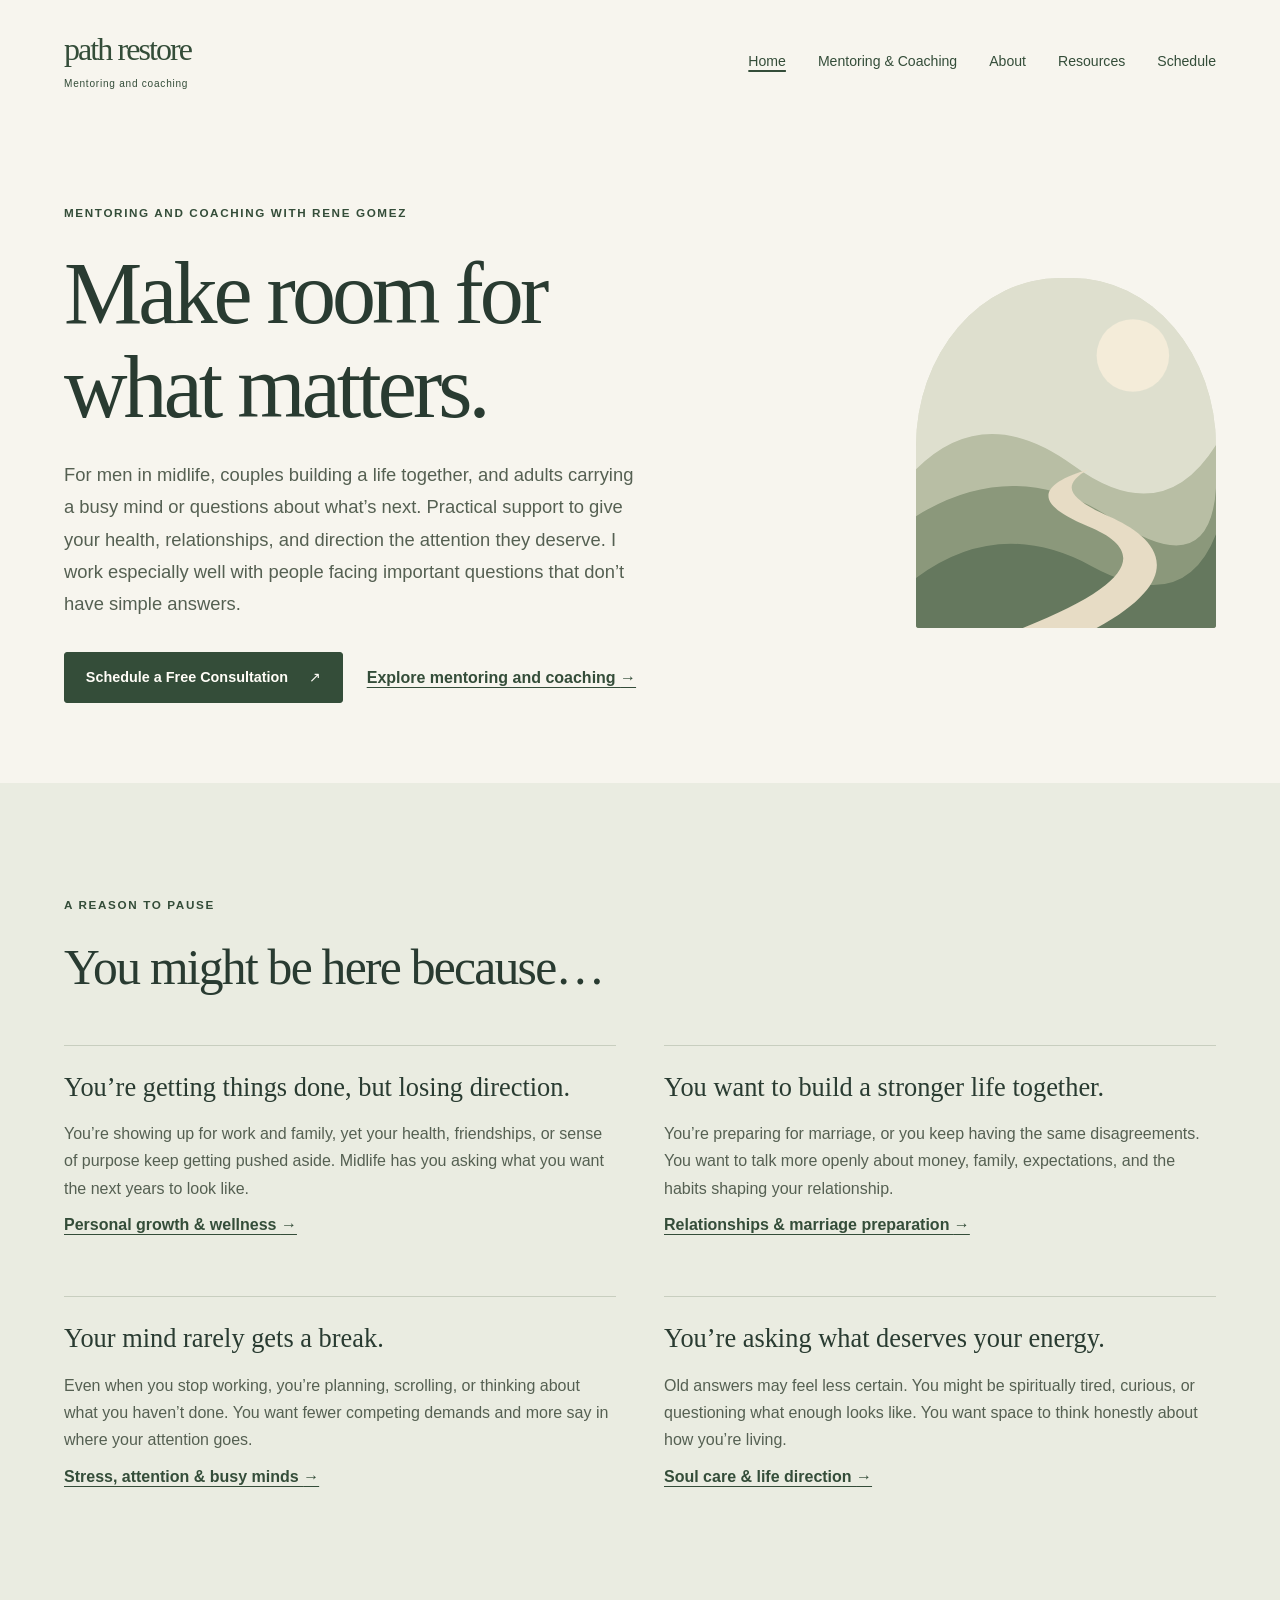
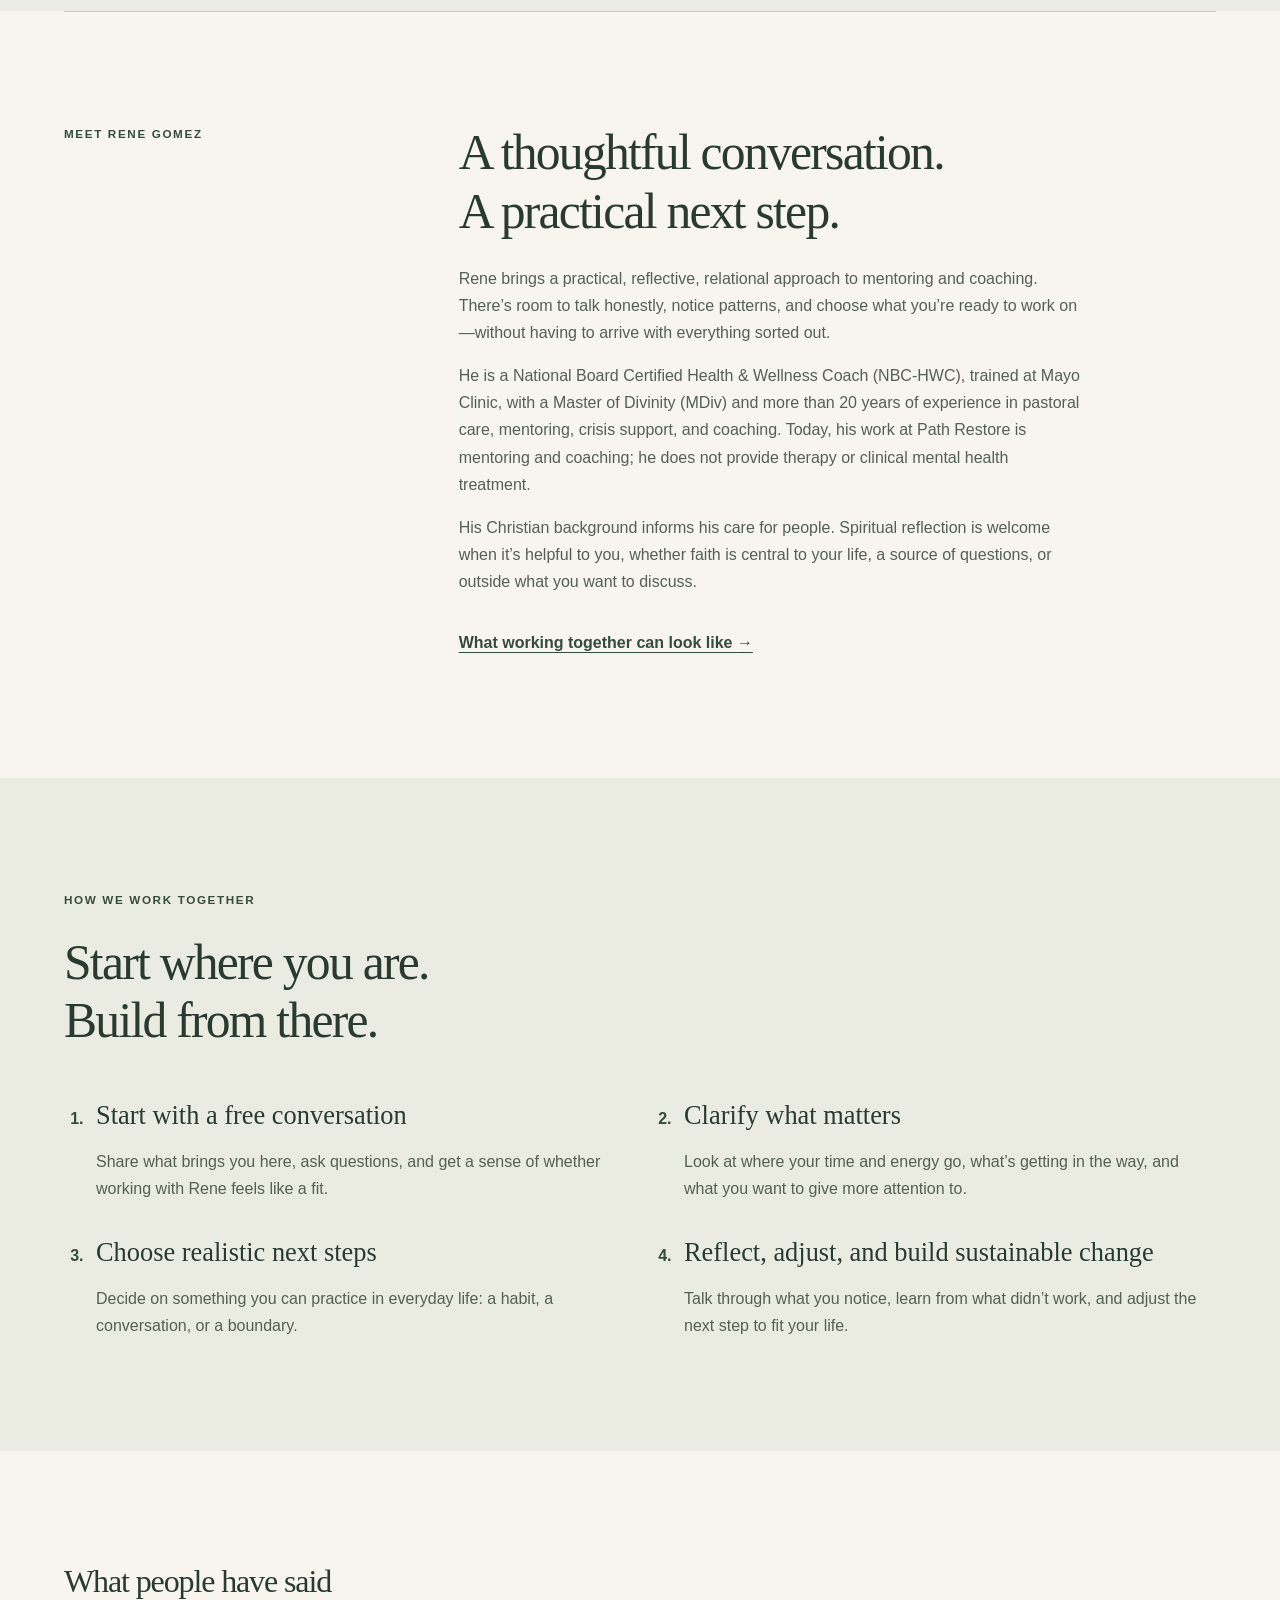
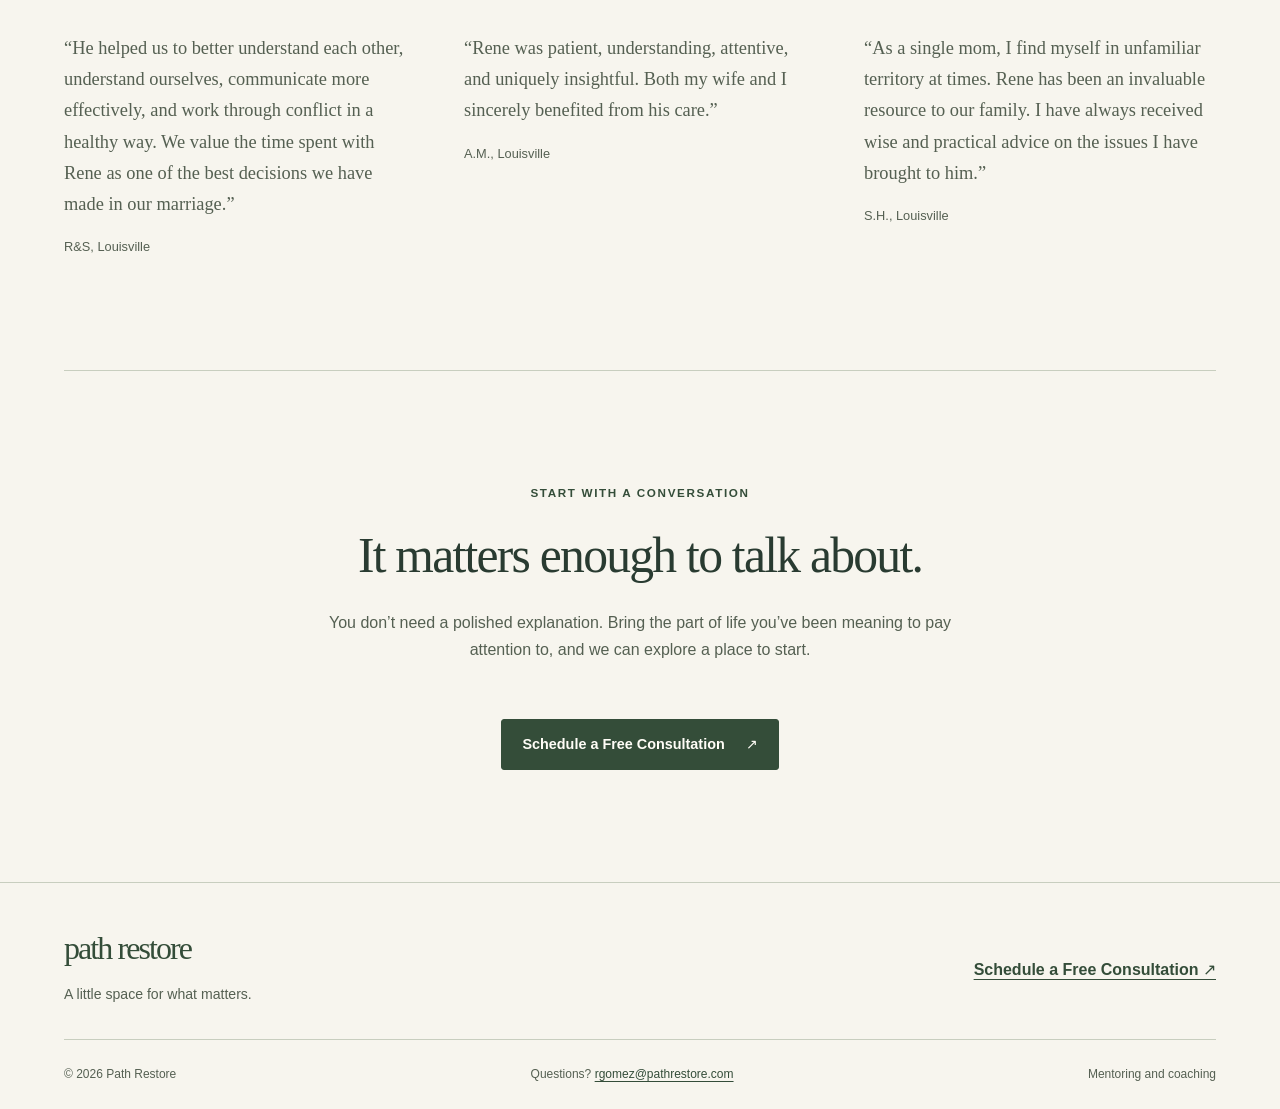
<file: index.html>
<!doctype html>
<html lang="en">
<head>
  <meta charset="utf-8">
  <meta name="viewport" content="width=device-width, initial-scale=1">
  <title>Path Restore | Mentoring and Coaching</title>
  <meta name="description" content="Practical mentoring and coaching with Rene Gomez for men in midlife, couples, and adults seeking space, healthier habits, and direction.">
  <!-- SEO PLACEHOLDER: confirm the preferred domain and final public page URLs before launch. -->
  <link rel="canonical" href="https://pathrestore.com/">
  <meta property="og:type" content="website">
  <meta property="og:site_name" content="Path Restore">
  <meta property="og:title" content="Path Restore | Mentoring and Coaching">
  <meta property="og:description" content="Practical mentoring and coaching with Rene Gomez for men in midlife, couples, and adults seeking space, healthier habits, and direction.">
  <meta property="og:url" content="https://pathrestore.com/">
  <!-- OG IMAGE PLACEHOLDER: add og:image with an absolute URL to an approved social image, and og:image:alt with its description. -->
  <meta name="theme-color" content="#f7f5ee">
  <link rel="icon" href="assets/images/favicon-32.png" type="image/png" sizes="32x32">
  <link rel="icon" href="assets/images/favicon.svg" type="image/svg+xml">
  <link rel="stylesheet" href="assets/css/styles.css">
  <script type="application/ld+json">
{
  "@context": "https://schema.org",
  "@type": "Organization",
  "@id": "https://pathrestore.com/#organization",
  "name": "Path Restore",
  "url": "https://pathrestore.com/",
  "logo": "https://pathrestore.com/assets/images/path-restore-logo.svg",
  "email": "rgomez@pathrestore.com"
}
  </script>
</head>
<body>
<a class="skip-link" href="#main">Skip to content</a>
<header class="site-header container"><a class="brand" href="index.html" aria-label="Path Restore home">path restore<span>Mentoring and coaching</span></a><nav aria-label="Main navigation"><a href="index.html" aria-current="page">Home</a>
<a href="coaching.html">Mentoring &amp; Coaching</a>
<a href="about.html">About</a>
<a href="resources.html">Resources</a>
<a href="schedule.html">Schedule</a></nav></header>
<main id="main" tabindex="-1">
<section class="hero container" aria-labelledby="hero-title">
  <div class="hero-copy">
    <p class="eyebrow">Mentoring and coaching with Rene Gomez</p>
    <h1 id="hero-title">Make room for<br>what matters.</h1>
    <p class="lead">For men in midlife, couples building a life together, and adults carrying a busy mind or questions about what’s next. Practical support to give your health, relationships, and direction the attention they deserve. I work especially well with people facing important questions that don’t have simple answers.</p>
    <div class="hero-actions"><a class="button" href="schedule.html">Schedule a Free Consultation <span aria-hidden="true">↗</span></a><a class="text-link" href="coaching.html">Explore mentoring and coaching <span aria-hidden="true">→</span></a></div>
  </div>
  <div class="hero-art" aria-hidden="true"><svg viewBox="0 0 480 560" focusable="false"><rect width="480" height="560" fill="#dedfce"/><circle cx="347" cy="124" r="58" fill="#f4ecd9"/><path d="M0 306 Q110 196 252 300 T480 267 V560 H0Z" fill="#b8bea4"/><path d="M0 381 Q160 282 315 386 T480 336 V560 H0Z" fill="#8b987b"/><path d="M0 480 Q133 381 281 461 T480 410 V560 H0Z" fill="#65785e"/><path d="M171 560 C355 487 368 435 275 397 S200 329 276 306 C227 334 249 355 310 382 S453 470 289 560Z" fill="#e7dcc5"/></svg></div>
</section>
<section class="tinted section" aria-labelledby="recognition-title">
  <div class="container">
    <p class="eyebrow">A reason to pause</p>
    <h2 id="recognition-title">You might be here because…</h2>
    <div class="topics audience-topics">
      <article><h3>You’re getting things done, but losing direction.</h3><p>You’re showing up for work and family, yet your health, friendships, or sense of purpose keep getting pushed aside. Midlife has you asking what you want the next years to look like.</p><a class="text-link" href="coaching.html#personal-growth">Personal growth &amp; wellness <span aria-hidden="true">→</span></a></article>
      <article><h3>You want to build a stronger life together.</h3><p>You’re preparing for marriage, or you keep having the same disagreements. You want to talk more openly about money, family, expectations, and the habits shaping your relationship.</p><a class="text-link" href="coaching.html#relationships">Relationships &amp; marriage preparation <span aria-hidden="true">→</span></a></article>
      <article><h3>Your mind rarely gets a break.</h3><p>Even when you stop working, you’re planning, scrolling, or thinking about what you haven’t done. You want fewer competing demands and more say in where your attention goes.</p><a class="text-link" href="coaching.html#stress-attention">Stress, attention &amp; busy minds <span aria-hidden="true">→</span></a></article>
      <article><h3>You’re asking what deserves your energy.</h3><p>Old answers may feel less certain. You might be spiritually tired, curious, or questioning what enough looks like. You want space to think honestly about how you’re living.</p><a class="text-link" href="coaching.html#soul-care">Soul care &amp; life direction <span aria-hidden="true">→</span></a></article>
    </div>
  </div>
</section>
<section class="section intro container" aria-labelledby="rene-title">
  <p class="eyebrow">Meet Rene Gomez</p>
  <div>
    <h2 id="rene-title">A thoughtful conversation.<br>A practical next step.</h2>
    <p>Rene brings a practical, reflective, relational approach to mentoring and coaching. There’s room to talk honestly, notice patterns, and choose what you’re ready to work on—without having to arrive with everything sorted out.</p>
    <p>He is a National Board Certified Health &amp; Wellness Coach (NBC-HWC), trained at Mayo Clinic, with a Master of Divinity (MDiv) and more than 20 years of experience in pastoral care, mentoring, crisis support, and coaching. Today, his work at Path Restore is mentoring and coaching; he does not provide therapy or clinical mental health treatment.</p>
    <p>His Christian background informs his care for people. Spiritual reflection is welcome when it’s helpful to you, whether faith is central to your life, a source of questions, or outside what you want to discuss.</p>
    <a class="text-link" href="coaching.html#experience">What working together can look like <span aria-hidden="true">→</span></a>
  </div>
</section>
<section class="tinted section" aria-labelledby="how-title">
  <div class="container"><p class="eyebrow">How we work together</p><h2 id="how-title">Start where you are.<br>Build from there.</h2><ol class="coaching-steps">
  <li><h3>Start with a free conversation</h3><p>Share what brings you here, ask questions, and get a sense of whether working with Rene feels like a fit.</p></li>
  <li><h3>Clarify what matters</h3><p>Look at where your time and energy go, what’s getting in the way, and what you want to give more attention to.</p></li>
  <li><h3>Choose realistic next steps</h3><p>Decide on something you can practice in everyday life: a habit, a conversation, or a boundary.</p></li>
  <li><h3>Reflect, adjust, and build sustainable change</h3><p>Talk through what you notice, learn from what didn’t work, and adjust the next step to fit your life.</p></li>
</ol></div>
</section>
<section class="section container testimonials" aria-labelledby="testimonials-title">
  <h2 id="testimonials-title">What people have said</h2>
  <div class="testimonials-grid">
    <figure>
      <blockquote><p>“He helped us to better understand each other, understand ourselves, communicate more effectively, and work through conflict in a healthy way. We value the time spent with Rene as one of the best decisions we have made in our marriage.”</p></blockquote>
      <figcaption>R&amp;S, Louisville</figcaption>
    </figure>
    <figure>
      <blockquote><p>“Rene was patient, understanding, attentive, and uniquely insightful. Both my wife and I sincerely benefited from his care.”</p></blockquote>
      <figcaption>A.M., Louisville</figcaption>
    </figure>
    <figure>
      <blockquote><p>“As a single mom, I find myself in unfamiliar territory at times. Rene has been an invaluable resource to our family. I have always received wise and practical advice on the issues I have brought to him.”</p></blockquote>
      <figcaption>S.H., Louisville</figcaption>
    </figure>
  </div>
</section>
<section class="section container closing">
  <p class="eyebrow">Start with a conversation</p>
  <h2>It matters enough to talk about.</h2>
  <p>You don’t need a polished explanation. Bring the part of life you’ve been meaning to pay attention to, and we can explore a place to start.</p>
  <a class="button" href="schedule.html">Schedule a Free Consultation <span aria-hidden="true">↗</span></a>
</section>
</main>
<footer class="site-footer"><div class="container footer-main"><div><a class="brand" href="index.html">path restore</a><p>A little space for what matters.</p></div><a class="text-link" href="schedule.html">Schedule a Free Consultation <span aria-hidden="true">↗</span></a></div><div class="container footer-bottom"><p>© 2026 Path Restore</p><p>Questions? <a href="mailto:rgomez@pathrestore.com">rgomez@pathrestore.com</a></p><p>Mentoring and coaching</p></div></footer>
</body>
</html>
</file>
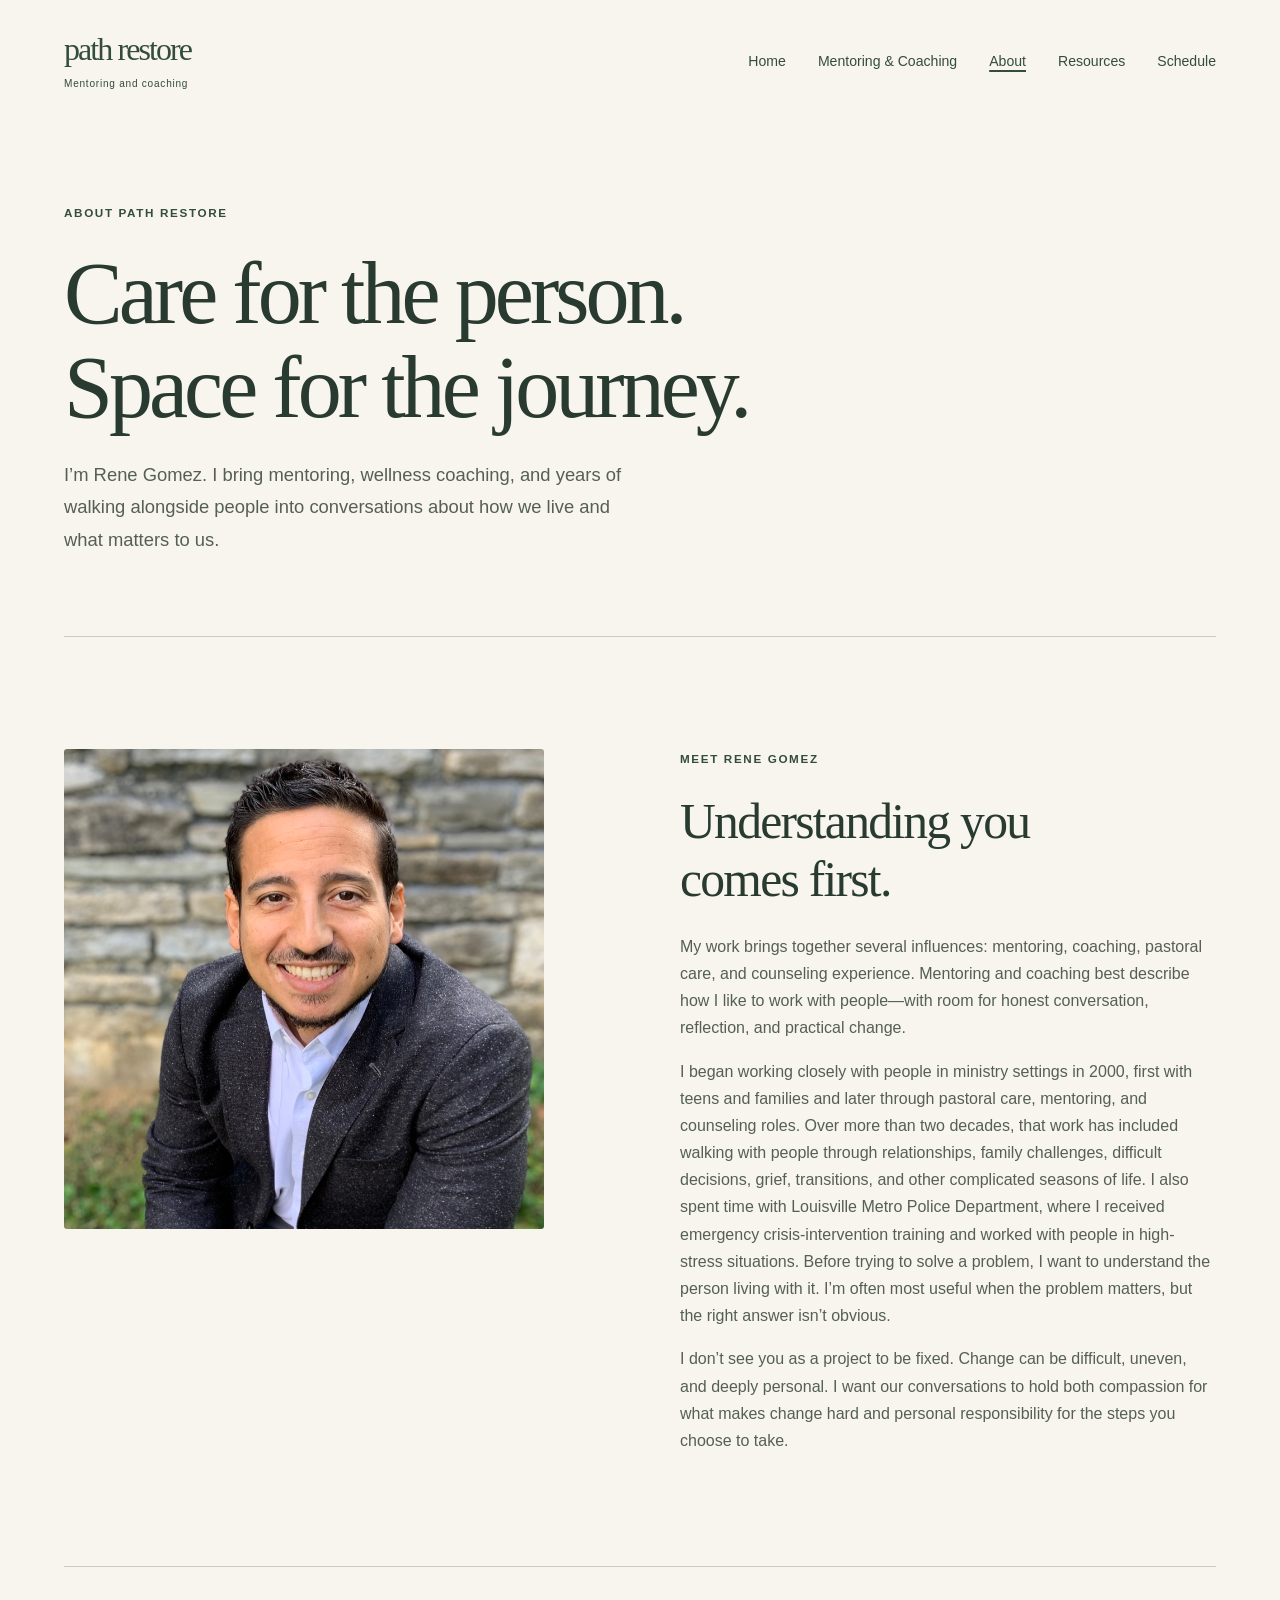
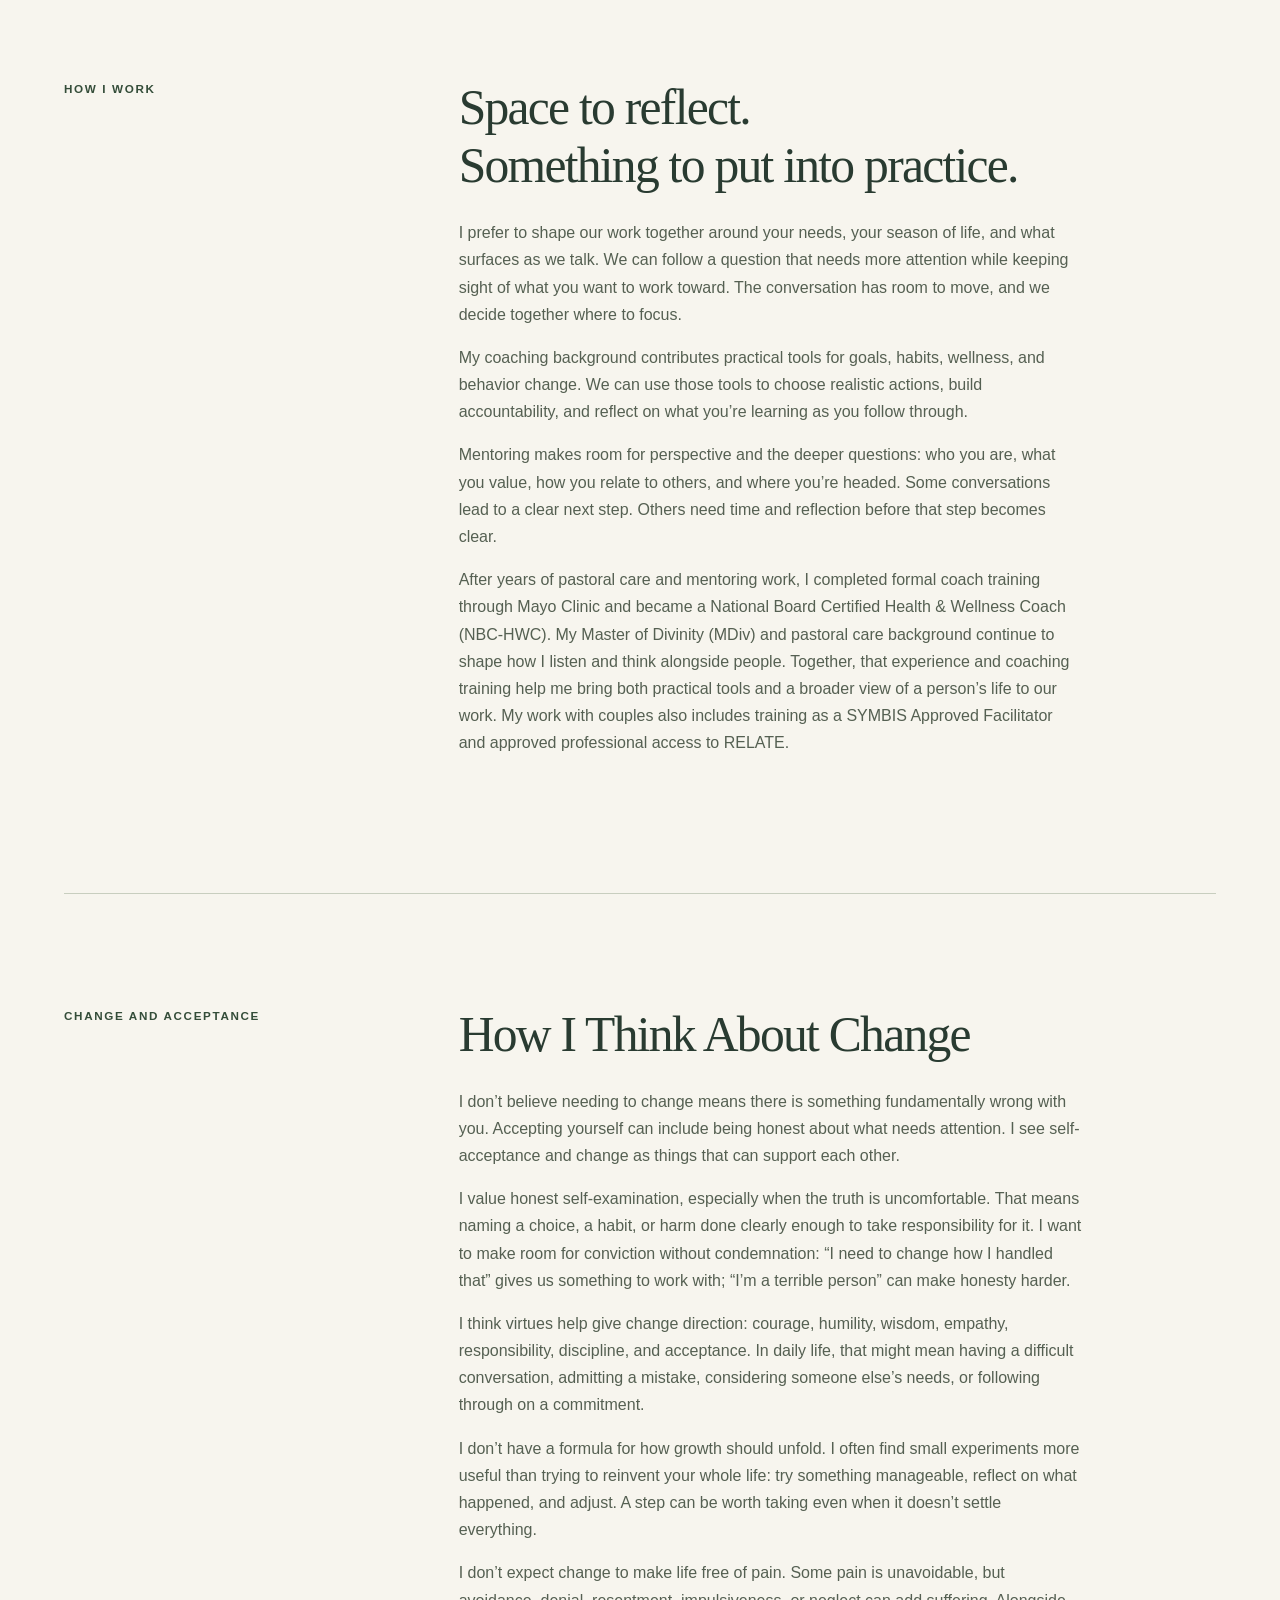
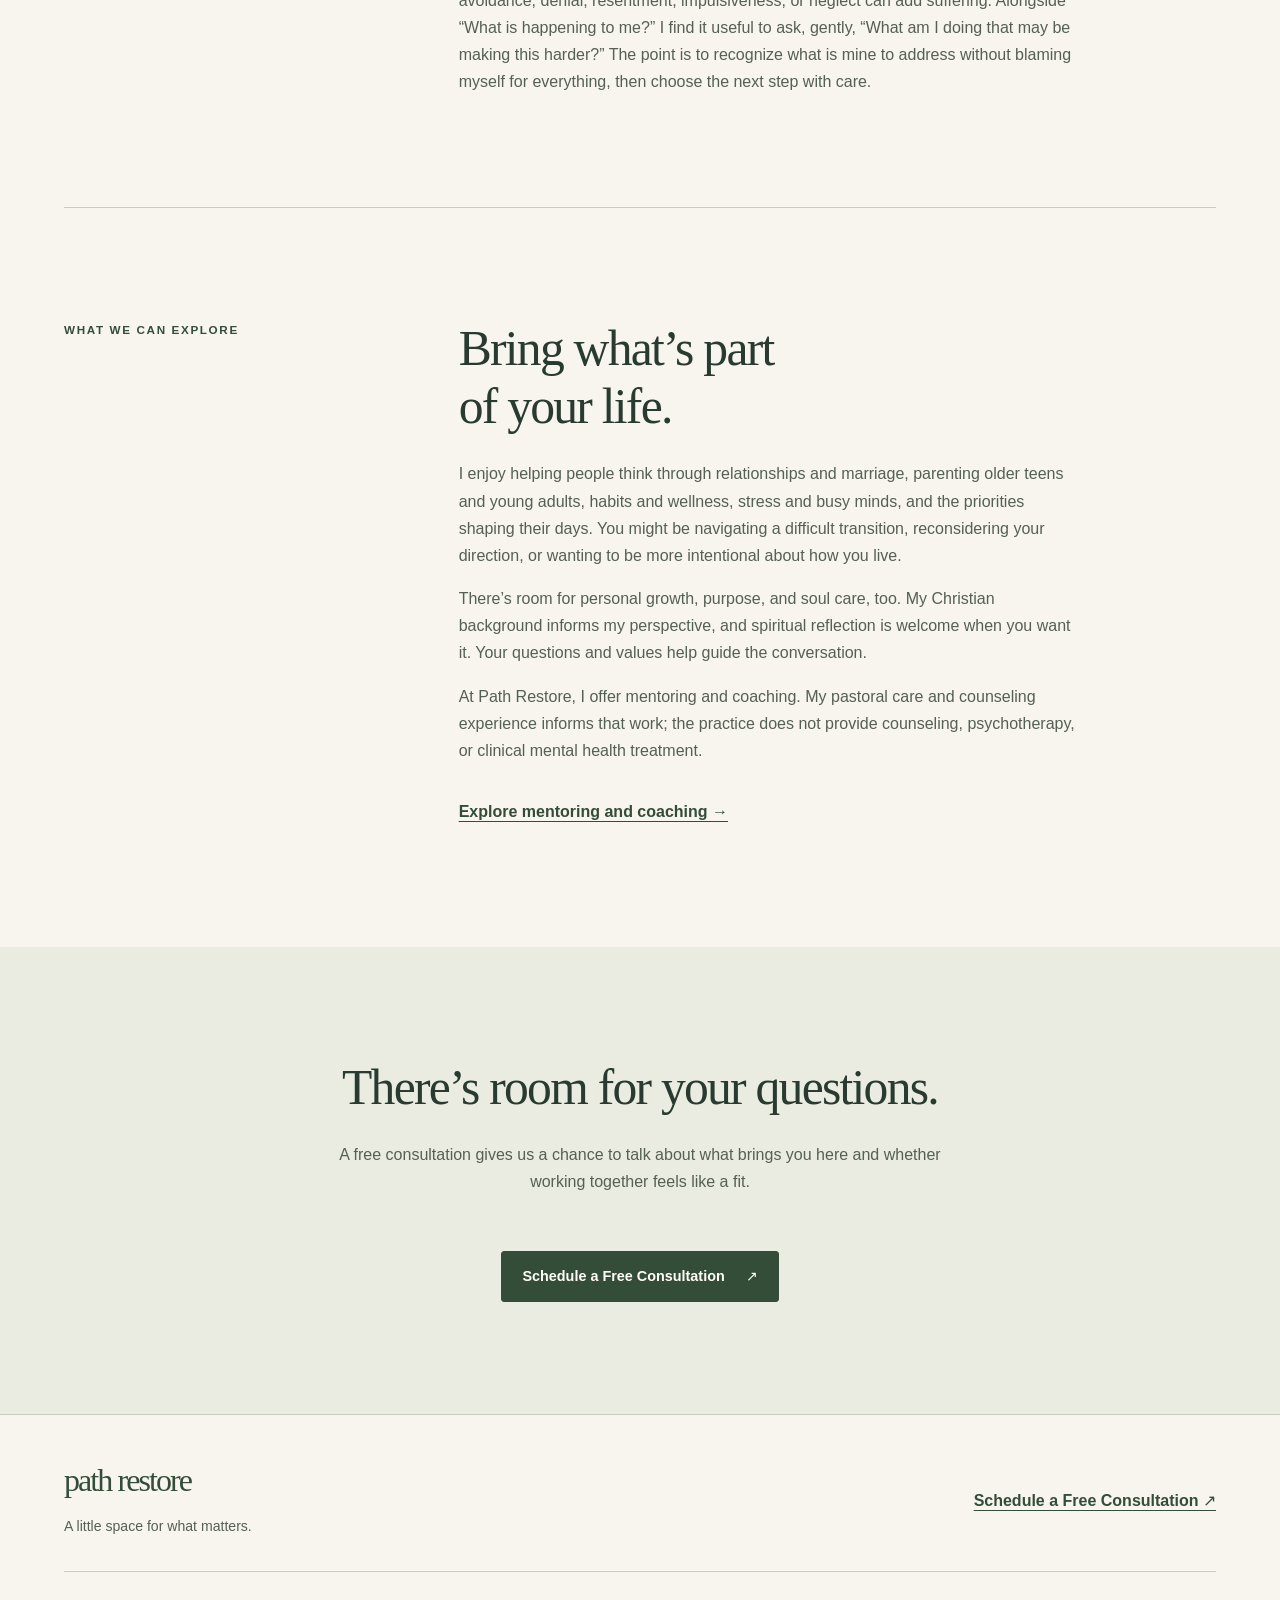
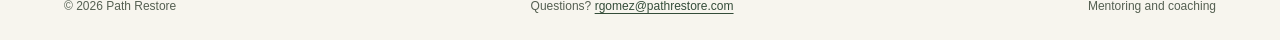
<file: about.html>
<!doctype html>
<html lang="en">
<head>
  <meta charset="utf-8">
  <meta name="viewport" content="width=device-width, initial-scale=1">
  <title>About | Path Restore</title>
  <meta name="description" content="Meet Rene Gomez and learn about his grounded approach to mentoring and coaching for wellness, relationships, personal growth, and soul care.">
  <!-- SEO PLACEHOLDER: confirm the preferred domain and final public page URLs before launch. -->
  <link rel="canonical" href="https://pathrestore.com/about.html">
  <meta property="og:type" content="website">
  <meta property="og:site_name" content="Path Restore">
  <meta property="og:title" content="About | Path Restore">
  <meta property="og:description" content="Meet Rene Gomez and learn about his grounded approach to mentoring and coaching for wellness, relationships, personal growth, and soul care.">
  <meta property="og:url" content="https://pathrestore.com/about.html">
  <!-- OG IMAGE PLACEHOLDER: add og:image with an absolute URL to an approved social image, and og:image:alt with its description. -->
  <meta name="theme-color" content="#f7f5ee">
  <link rel="icon" href="assets/images/favicon-32.png" type="image/png" sizes="32x32">
  <link rel="icon" href="assets/images/favicon.svg" type="image/svg+xml">
  <link rel="stylesheet" href="assets/css/styles.css">
  <script type="application/ld+json">
{
  "@context": "https://schema.org",
  "@type": "ProfilePage",
  "@id": "https://pathrestore.com/about.html#profile",
  "url": "https://pathrestore.com/about.html",
  "mainEntity": {
    "@type": "Person",
    "@id": "https://pathrestore.com/about.html#rene-gomez",
    "name": "Rene Gomez",
    "url": "https://pathrestore.com/about.html",
    "image": "https://pathrestore.com/assets/images/rene-gomez.jpeg",
    "description": "Rene Gomez offers mentoring and coaching at Path Restore, drawing on more than 20 years of experience in pastoral care, mentoring, crisis support, and coaching.",
    "jobTitle": "Mentor and National Board Certified Health & Wellness Coach (NBC-HWC)",
    "worksFor": {
      "@type": "Organization",
      "@id": "https://pathrestore.com/#organization",
      "name": "Path Restore",
      "url": "https://pathrestore.com/"
    }
  }
}
  </script>
</head>
<body>
<a class="skip-link" href="#main">Skip to content</a>
<header class="site-header container"><a class="brand" href="index.html" aria-label="Path Restore home">path restore<span>Mentoring and coaching</span></a><nav aria-label="Main navigation"><a href="index.html">Home</a>
<a href="coaching.html">Mentoring &amp; Coaching</a>
<a href="about.html" aria-current="page">About</a>
<a href="resources.html">Resources</a>
<a href="schedule.html">Schedule</a></nav></header>
<main id="main" tabindex="-1">
<section class="page-heading container">
  <p class="eyebrow">About Path Restore</p>
  <h1>Care for the person.<br>Space for the journey.</h1>
  <p class="lead">I’m Rene Gomez. I bring mentoring, wellness coaching, and years of walking alongside people into conversations about how we live and what matters to us.</p>
</section>
<section class="container section split">
  <figure class="portrait">
    <img src="assets/images/rene-gomez.jpeg" width="915" height="858" alt="Rene Gomez smiling outdoors in a charcoal jacket and white shirt." decoding="async">
  </figure>
  <div>
    <p class="eyebrow">Meet Rene Gomez</p>
    <h2>Understanding you<br>comes first.</h2>
    <p>My work brings together several influences: mentoring, coaching, pastoral care, and counseling experience. Mentoring and coaching best describe how I like to work with people—with room for honest conversation, reflection, and practical change.</p>
    <p>I began working closely with people in ministry settings in 2000, first with teens and families and later through pastoral care, mentoring, and counseling roles. Over more than two decades, that work has included walking with people through relationships, family challenges, difficult decisions, grief, transitions, and other complicated seasons of life. I also spent time with Louisville Metro Police Department, where I received emergency crisis-intervention training and worked with people in high-stress situations. Before trying to solve a problem, I want to understand the person living with it. I’m often most useful when the problem matters, but the right answer isn’t obvious.</p>
    <p>I don’t see you as a project to be fixed. Change can be difficult, uneven, and deeply personal. I want our conversations to hold both compassion for what makes change hard and personal responsibility for the steps you choose to take.</p>
  </div>
</section>
<section class="container section intro">
  <p class="eyebrow">How I work</p>
  <div>
    <h2>Space to reflect.<br>Something to put into practice.</h2>
    <p>I prefer to shape our work together around your needs, your season of life, and what surfaces as we talk. We can follow a question that needs more attention while keeping sight of what you want to work toward. The conversation has room to move, and we decide together where to focus.</p>
    <p>My coaching background contributes practical tools for goals, habits, wellness, and behavior change. We can use those tools to choose realistic actions, build accountability, and reflect on what you’re learning as you follow through.</p>
    <p>Mentoring makes room for perspective and the deeper questions: who you are, what you value, how you relate to others, and where you’re headed. Some conversations lead to a clear next step. Others need time and reflection before that step becomes clear.</p>
    <p>After years of pastoral care and mentoring work, I completed formal coach training through Mayo Clinic and became a National Board Certified Health &amp; Wellness Coach (NBC-HWC). My Master of Divinity (MDiv) and pastoral care background continue to shape how I listen and think alongside people. Together, that experience and coaching training help me bring both practical tools and a broader view of a person’s life to our work. My work with couples also includes training as a SYMBIS Approved Facilitator and approved professional access to RELATE.</p>
    <div class="credential-badge"
      data-iframe-width="150"
      data-iframe-height="270"
      data-share-badge-id="634b5972-321a-408d-99f2-4733e182eb81"
      data-share-badge-host="https://www.credly.com">
    </div>
    <script type="text/javascript" async src="https://cdn.credly.com/assets/utilities/embed.js"></script>
  </div>
</section>
<section class="container section intro">
  <p class="eyebrow">Change and acceptance</p>
  <div>
    <h2>How I Think About Change</h2>
    <p>I don’t believe needing to change means there is something fundamentally wrong with you. Accepting yourself can include being honest about what needs attention. I see self-acceptance and change as things that can support each other.</p>
    <p>I value honest self-examination, especially when the truth is uncomfortable. That means naming a choice, a habit, or harm done clearly enough to take responsibility for it. I want to make room for conviction without condemnation: “I need to change how I handled that” gives us something to work with; “I’m a terrible person” can make honesty harder.</p>
    <p>I think virtues help give change direction: courage, humility, wisdom, empathy, responsibility, discipline, and acceptance. In daily life, that might mean having a difficult conversation, admitting a mistake, considering someone else’s needs, or following through on a commitment.</p>
    <p>I don’t have a formula for how growth should unfold. I often find small experiments more useful than trying to reinvent your whole life: try something manageable, reflect on what happened, and adjust. A step can be worth taking even when it doesn’t settle everything.</p>
    <p>I don’t expect change to make life free of pain. Some pain is unavoidable, but avoidance, denial, resentment, impulsiveness, or neglect can add suffering. Alongside “What is happening to me?” I find it useful to ask, gently, “What am I doing that may be making this harder?” The point is to recognize what is mine to address without blaming myself for everything, then choose the next step with care.</p>
  </div>
</section>
<section class="container section intro">
  <p class="eyebrow">What we can explore</p>
  <div>
    <h2>Bring what’s part<br>of your life.</h2>
    <p>I enjoy helping people think through relationships and marriage, parenting older teens and young adults, habits and wellness, stress and busy minds, and the priorities shaping their days. You might be navigating a difficult transition, reconsidering your direction, or wanting to be more intentional about how you live.</p>
    <p>There’s room for personal growth, purpose, and soul care, too. My Christian background informs my perspective, and spiritual reflection is welcome when you want it. Your questions and values help guide the conversation.</p>
    <p>At Path Restore, I offer mentoring and coaching. My pastoral care and counseling experience informs that work; the practice does not provide counseling, psychotherapy, or clinical mental health treatment.</p>
    <a class="text-link" href="coaching.html">Explore mentoring and coaching <span aria-hidden="true">→</span></a>
  </div>
</section>
<section class="section tinted">
  <div class="container closing">
    <h2>There’s room for your questions.</h2>
    <p>A free consultation gives us a chance to talk about what brings you here and whether working together feels like a fit.</p>
    <a class="button" href="schedule.html">Schedule a Free Consultation <span aria-hidden="true">↗</span></a>
  </div>
</section>
</main>
<footer class="site-footer"><div class="container footer-main"><div><a class="brand" href="index.html">path restore</a><p>A little space for what matters.</p></div><a class="text-link" href="schedule.html">Schedule a Free Consultation <span aria-hidden="true">↗</span></a></div><div class="container footer-bottom"><p>© 2026 Path Restore</p><p>Questions? <a href="mailto:rgomez@pathrestore.com">rgomez@pathrestore.com</a></p><p>Mentoring and coaching</p></div></footer>
</body>
</html>
</file>
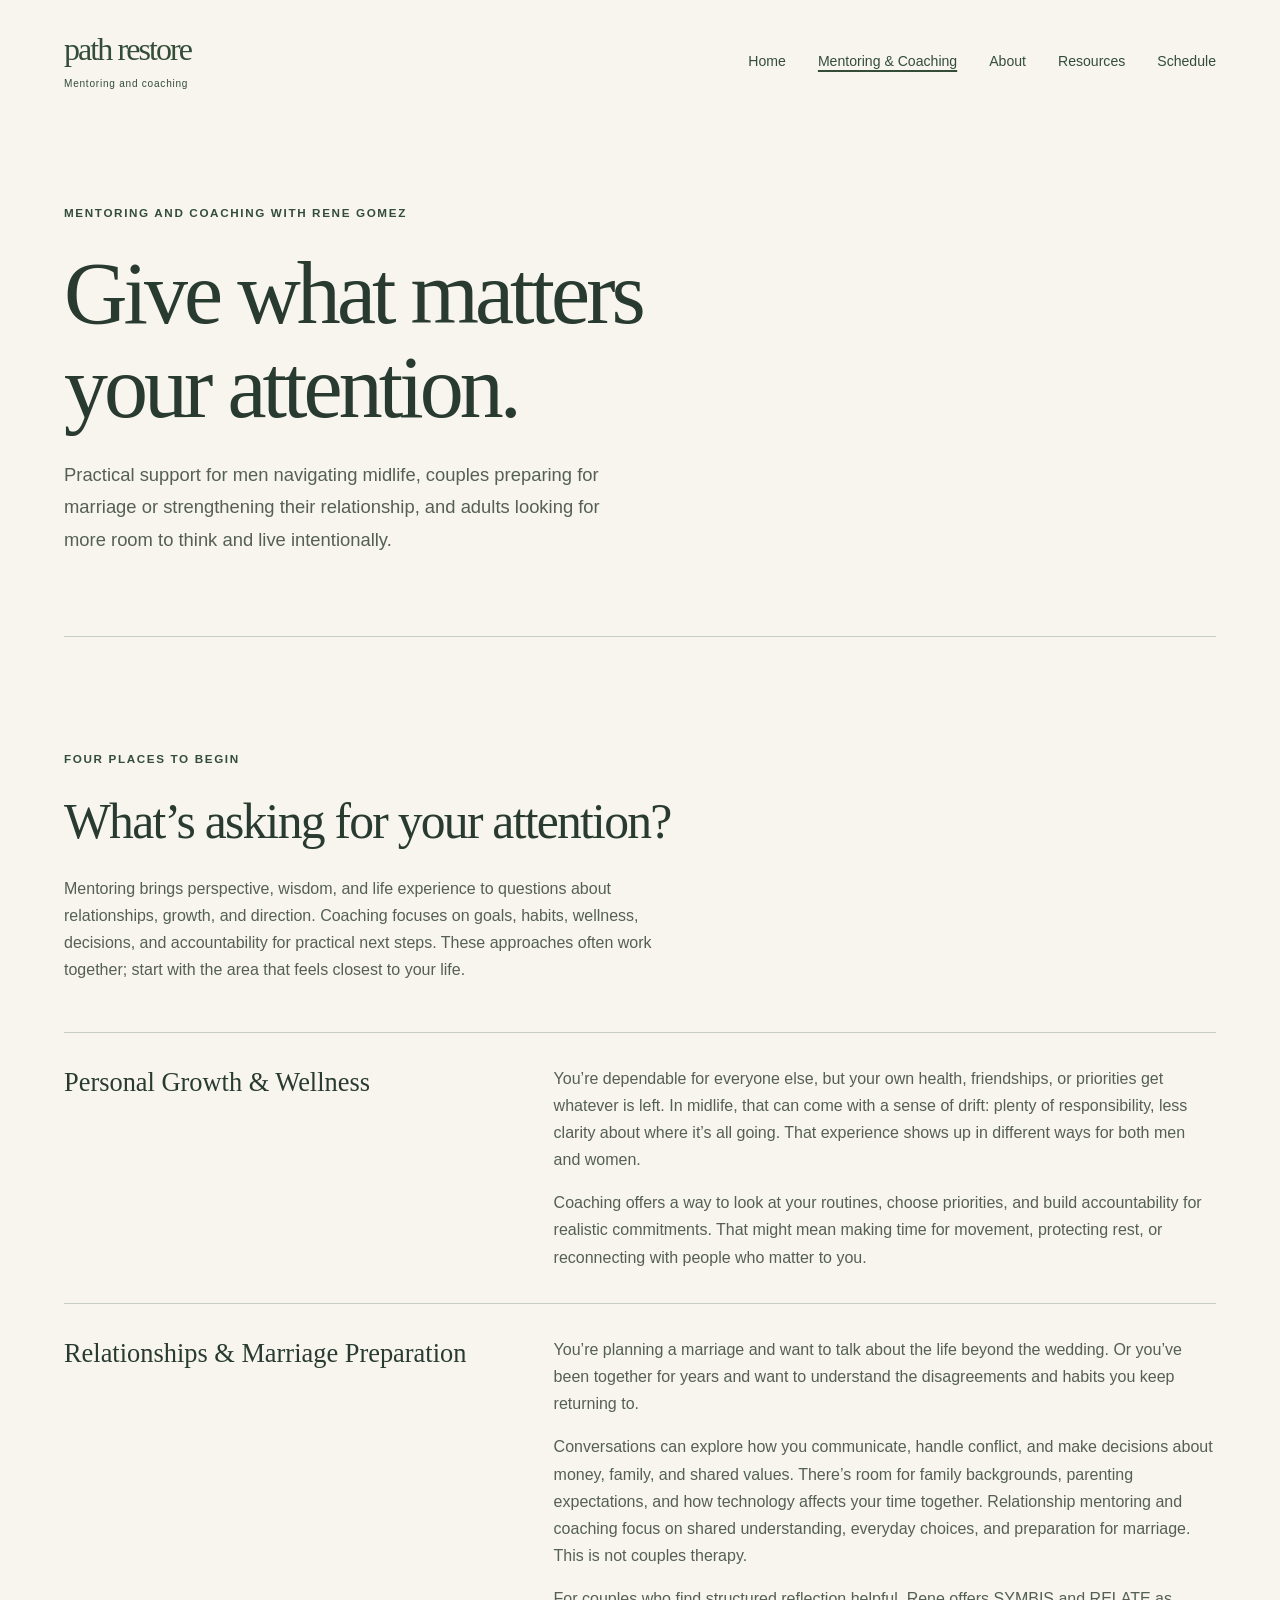
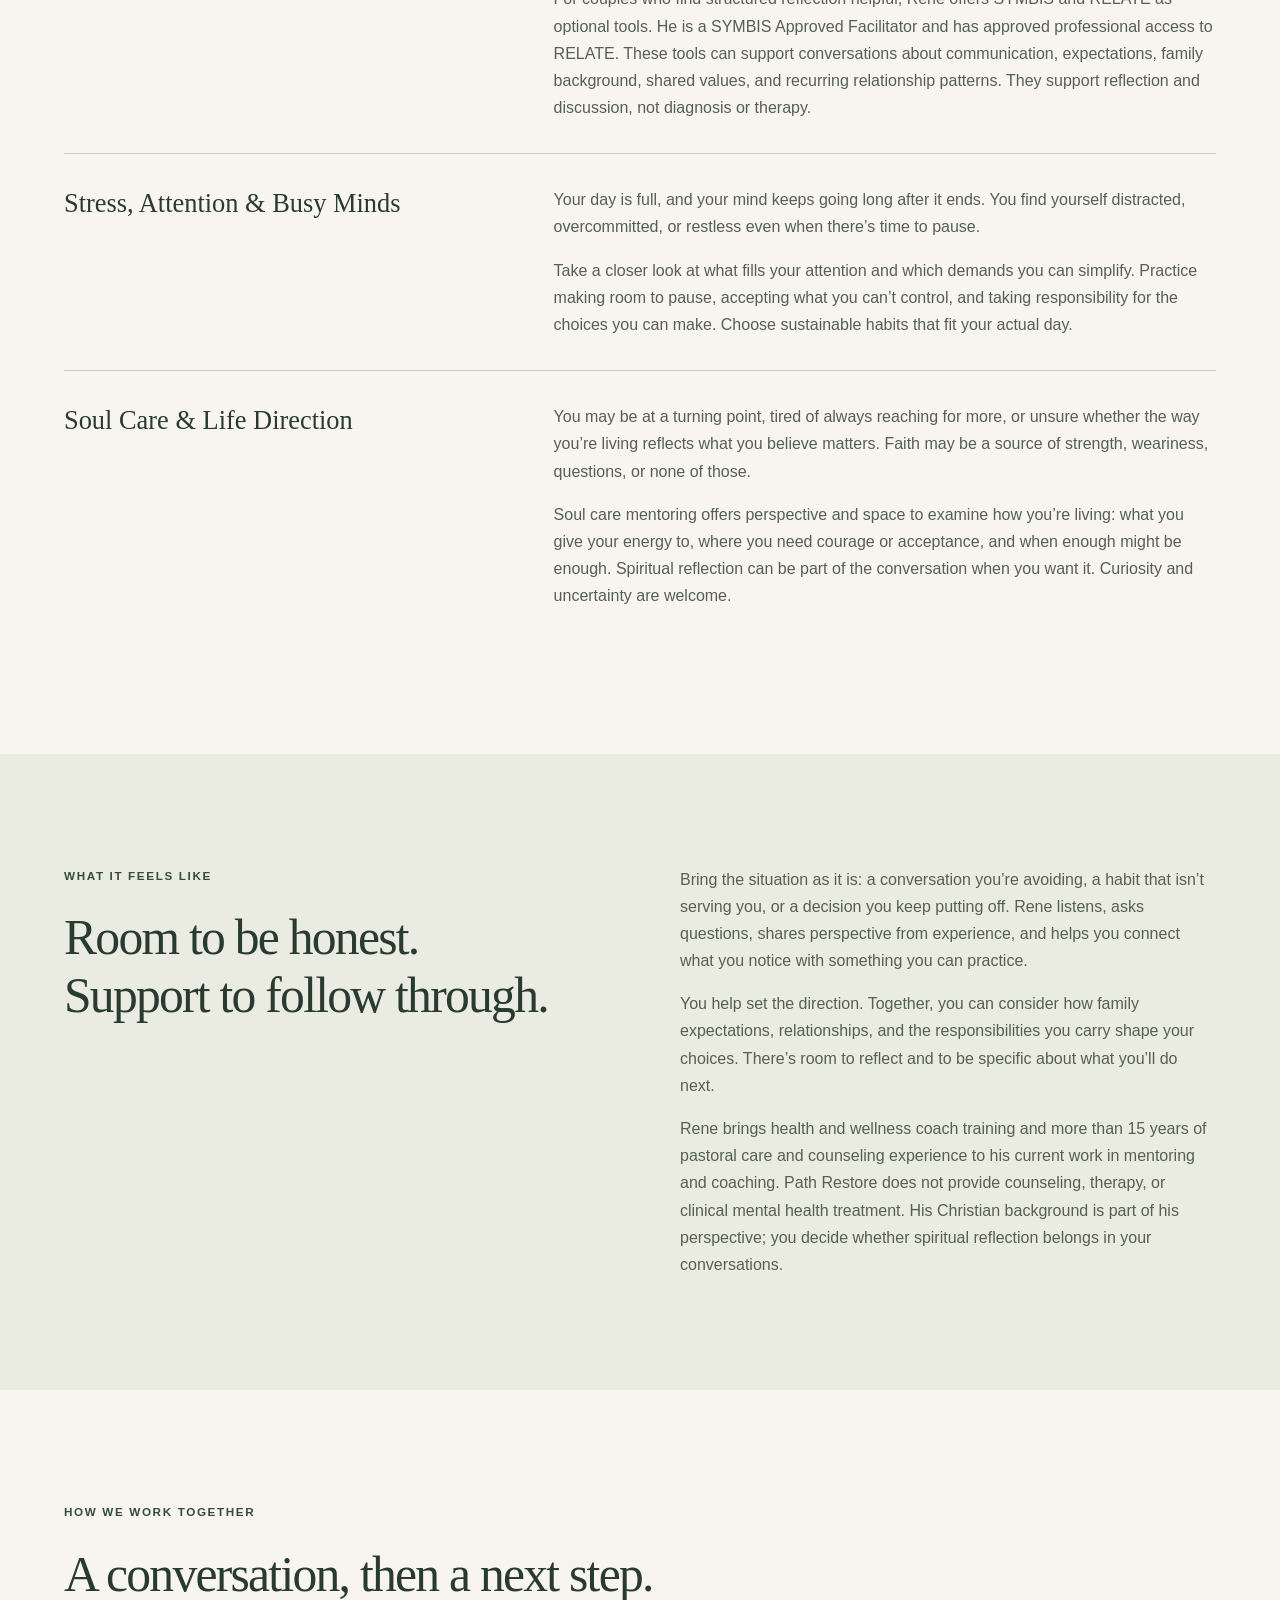
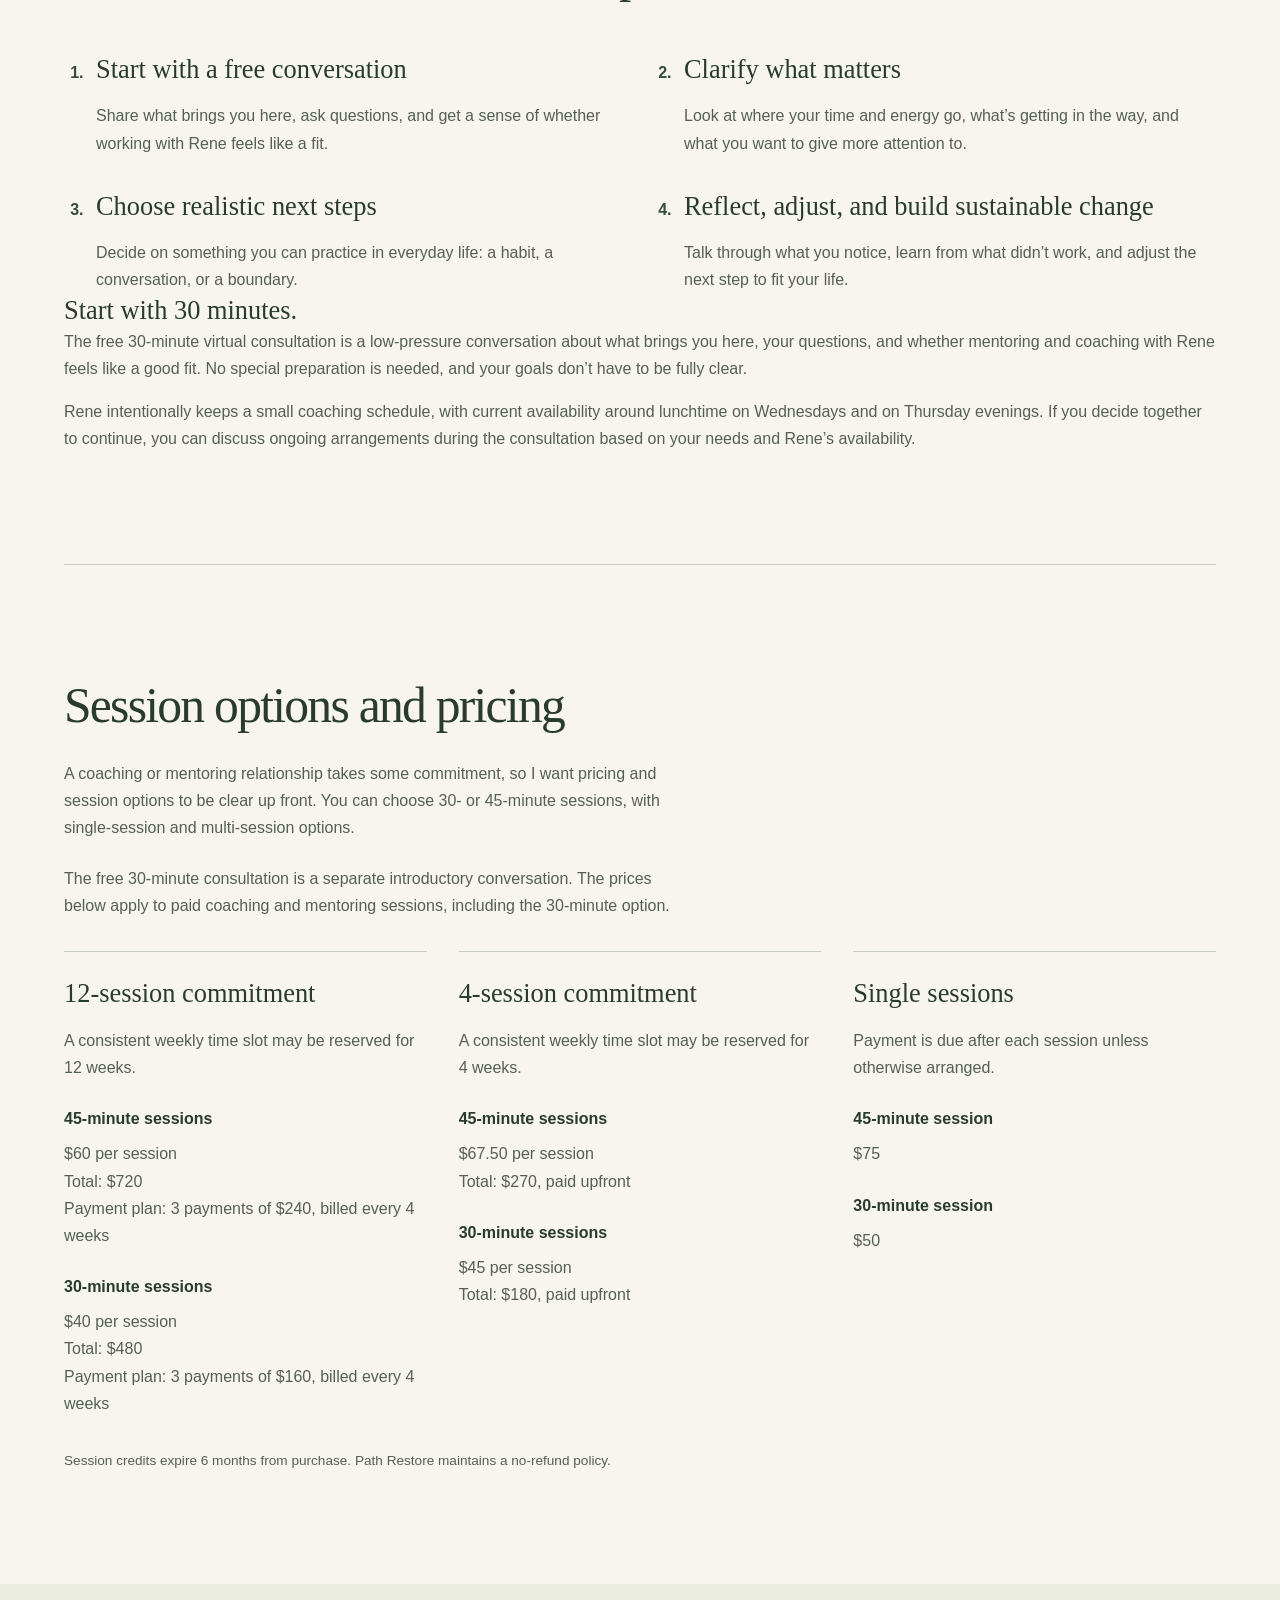
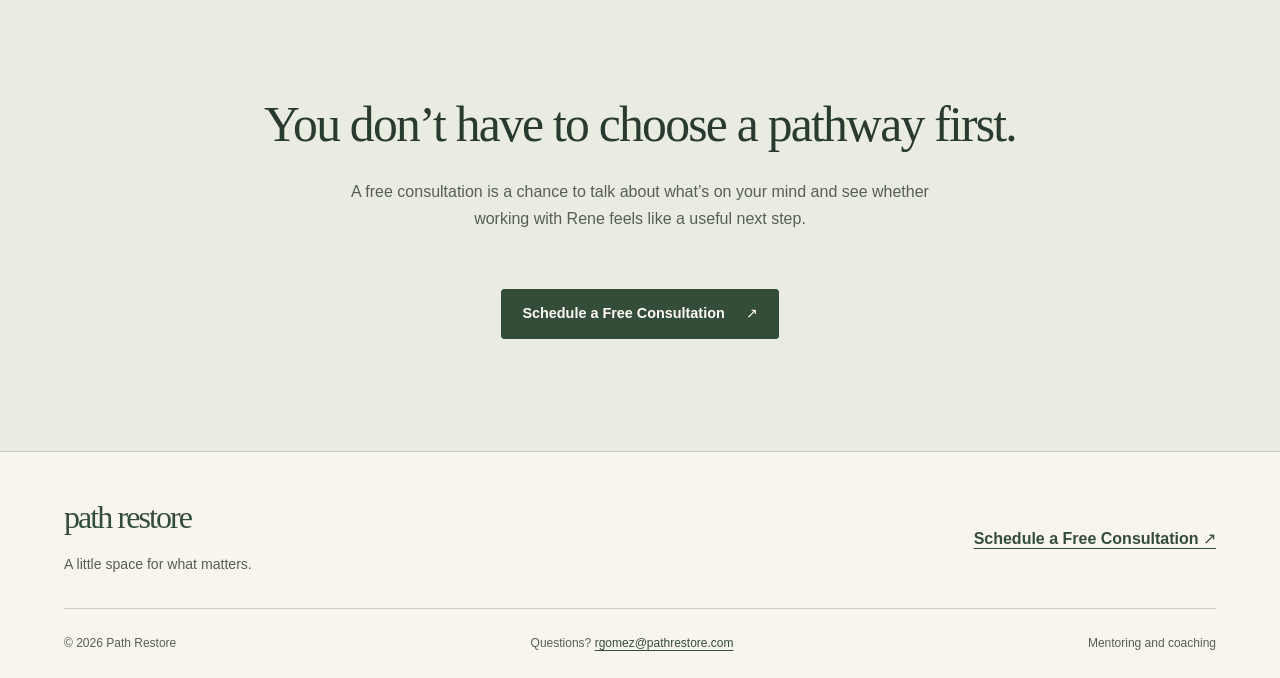
<file: coaching.html>
<!doctype html>
<html lang="en">
<head>
  <meta charset="utf-8">
  <meta name="viewport" content="width=device-width, initial-scale=1">
  <title>Mentoring and Coaching | Path Restore</title>
  <meta name="description" content="Explore mentoring and coaching with Rene Gomez for personal growth, marriage preparation, busy minds, and soul care. Start with a free consultation.">
  <!-- SEO PLACEHOLDER: confirm the preferred domain and final public page URLs before launch. -->
  <link rel="canonical" href="https://pathrestore.com/coaching.html">
  <meta property="og:type" content="website">
  <meta property="og:site_name" content="Path Restore">
  <meta property="og:title" content="Mentoring and Coaching | Path Restore">
  <meta property="og:description" content="Explore mentoring and coaching with Rene Gomez for personal growth, marriage preparation, busy minds, and soul care. Start with a free consultation.">
  <meta property="og:url" content="https://pathrestore.com/coaching.html">
  <!-- OG IMAGE PLACEHOLDER: add og:image with an absolute URL to an approved social image, and og:image:alt with its description. -->
  <meta name="theme-color" content="#f7f5ee">
  <link rel="icon" href="assets/images/favicon-32.png" type="image/png" sizes="32x32">
  <link rel="icon" href="assets/images/favicon.svg" type="image/svg+xml">
  <link rel="stylesheet" href="assets/css/styles.css">
</head>
<body>
<a class="skip-link" href="#main">Skip to content</a>
<header class="site-header container"><a class="brand" href="index.html" aria-label="Path Restore home">path restore<span>Mentoring and coaching</span></a><nav aria-label="Main navigation"><a href="index.html">Home</a>
<a href="coaching.html" aria-current="page">Mentoring &amp; Coaching</a>
<a href="about.html">About</a>
<a href="resources.html">Resources</a>
<a href="schedule.html">Schedule</a></nav></header>
<main id="main" tabindex="-1">
<section class="page-heading container">
  <p class="eyebrow">Mentoring and coaching with Rene Gomez</p>
  <h1>Give what matters<br>your attention.</h1>
  <p class="lead">Practical support for men navigating midlife, couples preparing for marriage or strengthening their relationship, and adults looking for more room to think and live intentionally.</p>
</section>
<section class="container section" aria-labelledby="pathways-title">
  <p class="eyebrow">Four places to begin</p>
  <h2 id="pathways-title">What’s asking for your attention?</h2>
  <p class="section-lead">Mentoring brings perspective, wisdom, and life experience to questions about relationships, growth, and direction. Coaching focuses on goals, habits, wellness, decisions, and accountability for practical next steps. These approaches often work together; start with the area that feels closest to your life.</p>
  <div class="pathways">
    <article class="pathway" id="personal-growth">
      <h3>Personal Growth &amp; Wellness</h3>
      <div><p>You’re dependable for everyone else, but your own health, friendships, or priorities get whatever is left. In midlife, that can come with a sense of drift: plenty of responsibility, less clarity about where it’s all going. That experience shows up in different ways for both men and women.</p><p>Coaching offers a way to look at your routines, choose priorities, and build accountability for realistic commitments. That might mean making time for movement, protecting rest, or reconnecting with people who matter to you.</p></div>
    </article>
    <article class="pathway" id="relationships">
      <h3>Relationships &amp; Marriage Preparation</h3>
      <div><p>You’re planning a marriage and want to talk about the life beyond the wedding. Or you’ve been together for years and want to understand the disagreements and habits you keep returning to.</p><p>Conversations can explore how you communicate, handle conflict, and make decisions about money, family, and shared values. There’s room for family backgrounds, parenting expectations, and how technology affects your time together. Relationship mentoring and coaching focus on shared understanding, everyday choices, and preparation for marriage. This is not couples therapy.</p><p>For couples who find structured reflection helpful, Rene offers SYMBIS and RELATE as optional tools. He is a SYMBIS Approved Facilitator and has approved professional access to RELATE. These tools can support conversations about communication, expectations, family background, shared values, and recurring relationship patterns. They support reflection and discussion, not diagnosis or therapy.</p></div>
    </article>
    <article class="pathway" id="stress-attention">
      <h3>Stress, Attention &amp; Busy Minds</h3>
      <div><p>Your day is full, and your mind keeps going long after it ends. You find yourself distracted, overcommitted, or restless even when there’s time to pause.</p><p>Take a closer look at what fills your attention and which demands you can simplify. Practice making room to pause, accepting what you can’t control, and taking responsibility for the choices you can make. Choose sustainable habits that fit your actual day.</p></div>
    </article>
    <article class="pathway" id="soul-care">
      <h3>Soul Care &amp; Life Direction</h3>
      <div><p>You may be at a turning point, tired of always reaching for more, or unsure whether the way you’re living reflects what you believe matters. Faith may be a source of strength, weariness, questions, or none of those.</p><p>Soul care mentoring offers perspective and space to examine how you’re living: what you give your energy to, where you need courage or acceptance, and when enough might be enough. Spiritual reflection can be part of the conversation when you want it. Curiosity and uncertainty are welcome.</p></div>
    </article>
  </div>
</section>
<section class="tinted section" id="experience" aria-labelledby="experience-title">
  <div class="container split">
    <div><p class="eyebrow">What it feels like</p><h2 id="experience-title">Room to be honest.<br>Support to follow through.</h2></div>
    <div><p>Bring the situation as it is: a conversation you’re avoiding, a habit that isn’t serving you, or a decision you keep putting off. Rene listens, asks questions, shares perspective from experience, and helps you connect what you notice with something you can practice.</p><p>You help set the direction. Together, you can consider how family expectations, relationships, and the responsibilities you carry shape your choices. There’s room to reflect and to be specific about what you’ll do next.</p><p>Rene brings health and wellness coach training and more than 15 years of pastoral care and counseling experience to his current work in mentoring and coaching. Path Restore does not provide counseling, therapy, or clinical mental health treatment. His Christian background is part of his perspective; you decide whether spiritual reflection belongs in your conversations.</p></div>
  </div>
</section>
<section class="container section" aria-labelledby="how-title">
  <p class="eyebrow">How we work together</p><h2 id="how-title">A conversation, then a next step.</h2>
  <ol class="coaching-steps">
  <li><h3>Start with a free conversation</h3><p>Share what brings you here, ask questions, and get a sense of whether working with Rene feels like a fit.</p></li>
  <li><h3>Clarify what matters</h3><p>Look at where your time and energy go, what’s getting in the way, and what you want to give more attention to.</p></li>
  <li><h3>Choose realistic next steps</h3><p>Decide on something you can practice in everyday life: a habit, a conversation, or a boundary.</p></li>
  <li><h3>Reflect, adjust, and build sustainable change</h3><p>Talk through what you notice, learn from what didn’t work, and adjust the next step to fit your life.</p></li>
</ol>
  <h3>Start with 30 minutes.</h3>
  <p>The free 30-minute virtual consultation is a low-pressure conversation about what brings you here, your questions, and whether mentoring and coaching with Rene feels like a good fit. No special preparation is needed, and your goals don’t have to be fully clear.</p>
  <p>Rene intentionally keeps a small coaching schedule, with current availability around lunchtime on Wednesdays and on Thursday evenings. If you decide together to continue, you can discuss ongoing arrangements during the consultation based on your needs and Rene’s availability.</p>
</section>
<section class="container section pricing" id="pricing" aria-labelledby="pricing-title">
  <h2 id="pricing-title">Session options and pricing</h2>
  <p class="section-lead">A coaching or mentoring relationship takes some commitment, so I want pricing and session options to be clear up front. You can choose 30- or 45-minute sessions, with single-session and multi-session options.</p>
  <p class="section-lead">The free 30-minute consultation is a separate introductory conversation. The prices below apply to paid coaching and mentoring sessions, including the 30-minute option.</p>
  <div class="pricing-options">
    <article class="pricing-option" aria-labelledby="pricing-12-title">
      <h3 id="pricing-12-title">12-session commitment</h3>
      <p>A consistent weekly time slot may be reserved for 12 weeks.</p>
      <dl>
        <dt>45-minute sessions</dt>
        <dd>$60 per session<br>Total: $720<br>Payment plan: 3 payments of $240, billed every 4 weeks</dd>
        <dt>30-minute sessions</dt>
        <dd>$40 per session<br>Total: $480<br>Payment plan: 3 payments of $160, billed every 4 weeks</dd>
      </dl>
    </article>
    <article class="pricing-option" aria-labelledby="pricing-4-title">
      <h3 id="pricing-4-title">4-session commitment</h3>
      <p>A consistent weekly time slot may be reserved for 4 weeks.</p>
      <dl>
        <dt>45-minute sessions</dt>
        <dd>$67.50 per session<br>Total: $270, paid upfront</dd>
        <dt>30-minute sessions</dt>
        <dd>$45 per session<br>Total: $180, paid upfront</dd>
      </dl>
    </article>
    <article class="pricing-option" aria-labelledby="pricing-single-title">
      <h3 id="pricing-single-title">Single sessions</h3>
      <p>Payment is due after each session unless otherwise arranged.</p>
      <dl>
        <dt>45-minute session</dt>
        <dd>$75</dd>
        <dt>30-minute session</dt>
        <dd>$50</dd>
      </dl>
    </article>
  </div>
  <p class="quiet">Session credits expire 6 months from purchase. Path Restore maintains a no-refund policy.</p>
</section>
<section class="tinted section"><div class="container closing">
  <h2>You don’t have to choose a pathway first.</h2>
  <p>A free consultation is a chance to talk about what’s on your mind and see whether working with Rene feels like a useful next step.</p>
  <a class="button" href="schedule.html">Schedule a Free Consultation <span aria-hidden="true">↗</span></a>
</div></section>
</main>
<footer class="site-footer"><div class="container footer-main"><div><a class="brand" href="index.html">path restore</a><p>A little space for what matters.</p></div><a class="text-link" href="schedule.html">Schedule a Free Consultation <span aria-hidden="true">↗</span></a></div><div class="container footer-bottom"><p>© 2026 Path Restore</p><p>Questions? <a href="mailto:rgomez@pathrestore.com">rgomez@pathrestore.com</a></p><p>Mentoring and coaching</p></div></footer>
</body>
</html>
</file>
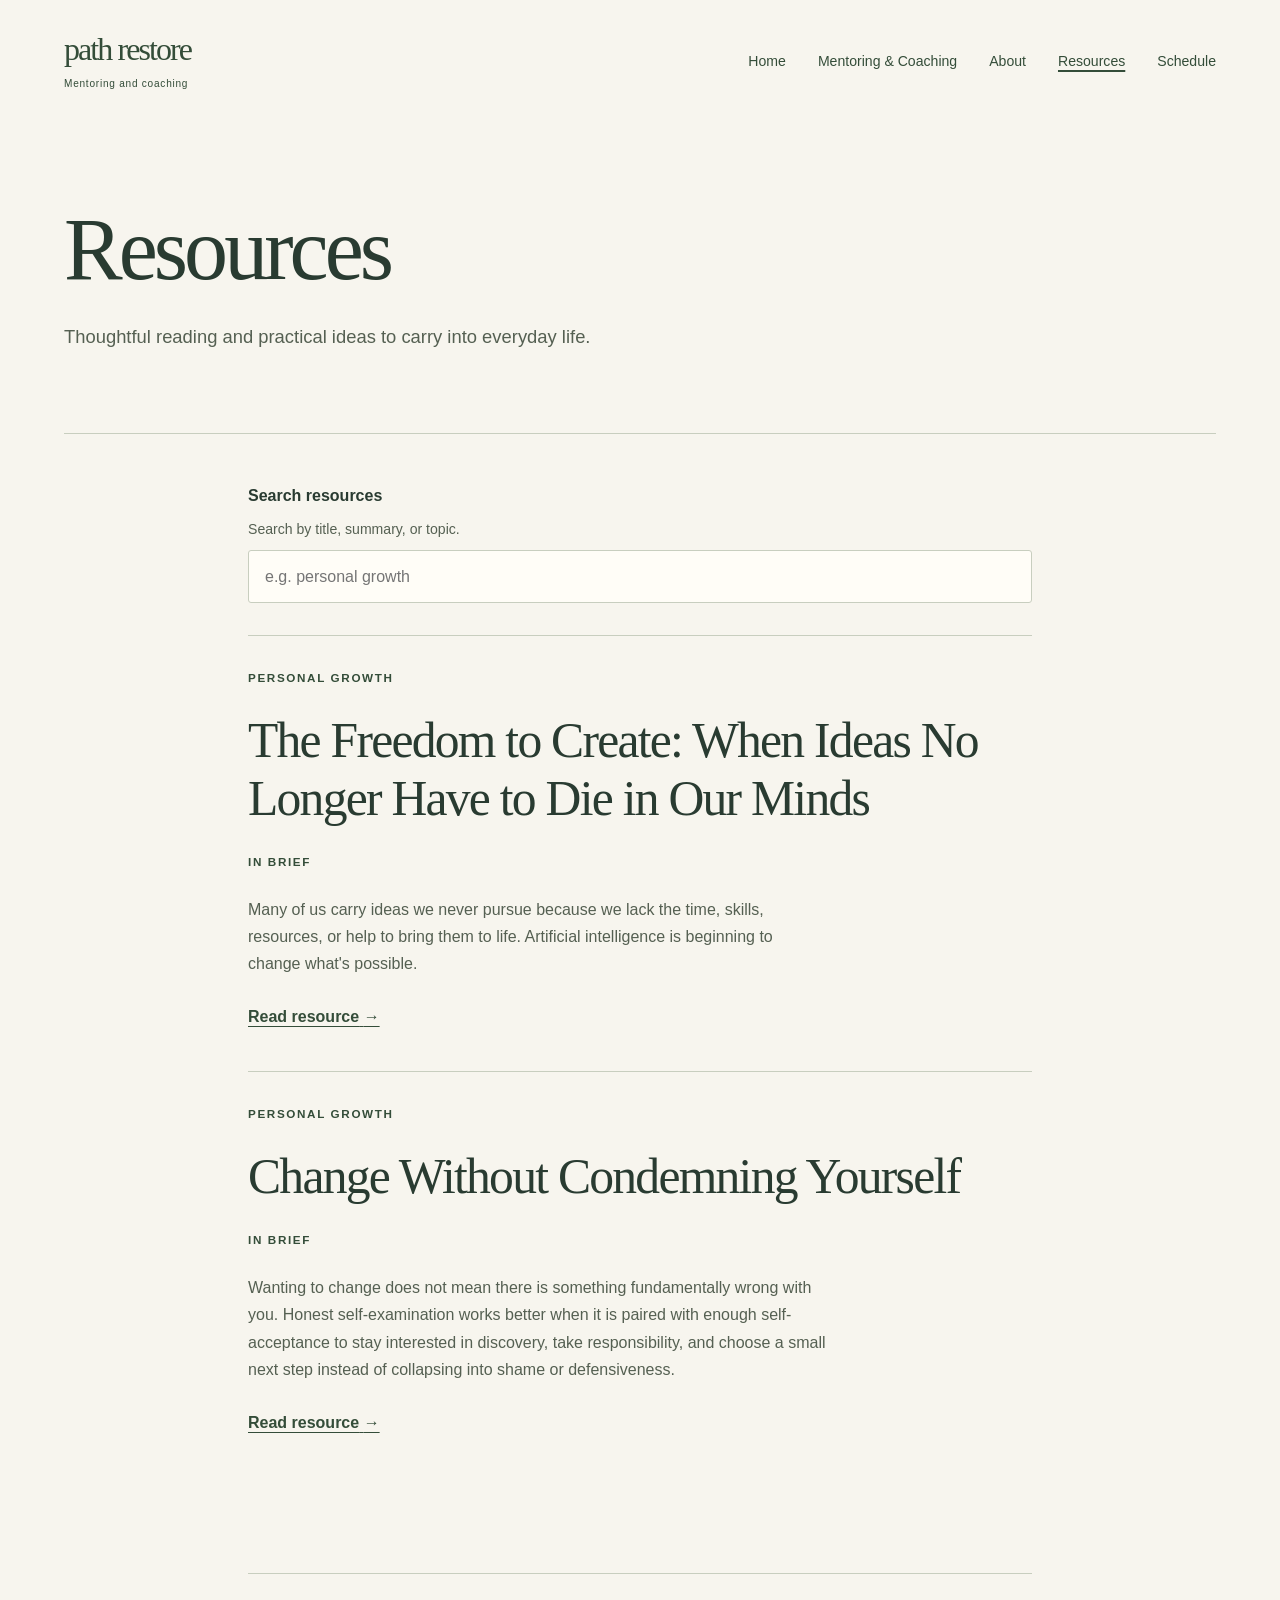
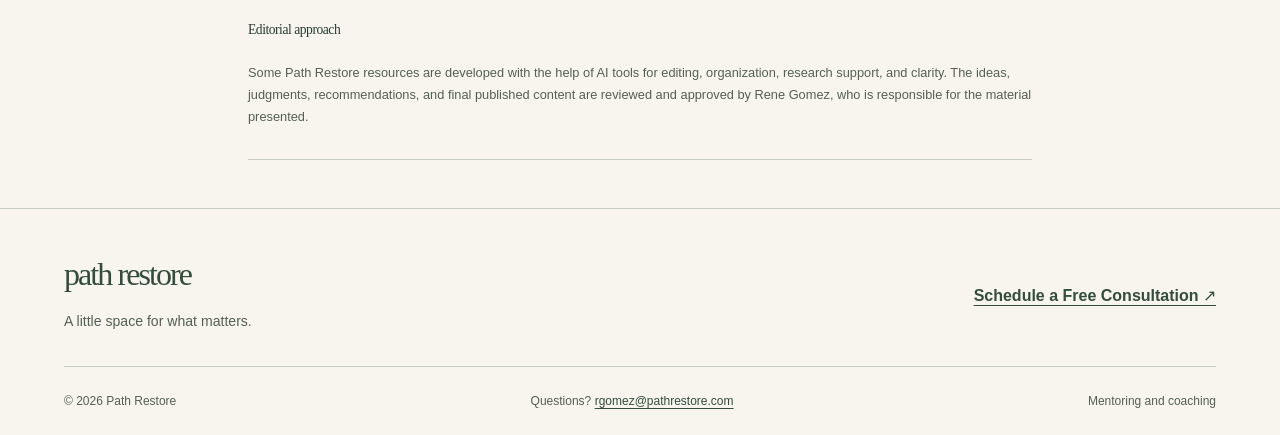
<file: resources.html>
<!doctype html>
<html lang="en">
<head>
  <meta charset="utf-8">
  <meta name="viewport" content="width=device-width, initial-scale=1">
  <title>Resources | Path Restore</title>
  <meta name="description" content="Thoughtful reading and practical ideas for personal growth and everyday life. Browse the Path Restore resource library.">
  <!-- SEO PLACEHOLDER: confirm the preferred domain and final public page URLs before launch. -->
  <link rel="canonical" href="https://pathrestore.com/resources.html">
  <meta property="og:type" content="website">
  <meta property="og:site_name" content="Path Restore">
  <meta property="og:title" content="Resources | Path Restore">
  <meta property="og:description" content="Thoughtful reading and practical ideas for personal growth and everyday life. Browse the Path Restore resource library.">
  <meta property="og:url" content="https://pathrestore.com/resources.html">
  <!-- OG IMAGE PLACEHOLDER: add og:image with an absolute URL to an approved social image, and og:image:alt with its description. -->
  <meta name="theme-color" content="#f7f5ee">
  <link rel="icon" href="assets/images/favicon-32.png" type="image/png" sizes="32x32">
  <link rel="icon" href="assets/images/favicon.svg" type="image/svg+xml">
  <link rel="stylesheet" href="assets/css/styles.css?v=resource-library-1">
  <script src="assets/js/resources.js" defer></script>
</head>
<body>
<a class="skip-link" href="#main">Skip to content</a>
<header class="site-header container"><a class="brand" href="index.html" aria-label="Path Restore home">path restore<span>Mentoring and coaching</span></a><nav aria-label="Main navigation"><a href="index.html">Home</a>
<a href="coaching.html">Mentoring &amp; Coaching</a>
<a href="about.html">About</a>
<a href="resources.html" aria-current="page">Resources</a>
<a href="schedule.html">Schedule</a></nav></header>
<main id="main" tabindex="-1">
<section class="page-heading container"><h1>Resources</h1><p class="lead">Thoughtful reading and practical ideas to carry into everyday life.</p></section>
<section class="container reading resource-library" aria-label="Resource library">
  <div class="resource-search" role="search" hidden>
    <label for="resource-search">Search resources</label>
    <p id="search-help">Search by title, summary, or topic.</p>
    <input type="search" id="resource-search" aria-describedby="search-help" aria-controls="resource-list" placeholder="e.g. personal growth">
  </div>
  <noscript><p>Browse all resources below.</p></noscript>
  <p class="search-status" role="status" aria-live="polite" aria-atomic="true"></p>
  <!-- Add an article using the same title, summary, and topic classes; search reads these directly. -->
  <div id="resource-list">
    <article class="resource-entry" aria-labelledby="freedom-title">
      <p class="eyebrow resource-topic">Personal Growth</p>
      <h2 class="resource-title" id="freedom-title">The Freedom to Create: When Ideas No Longer Have to Die in Our Minds</h2>
      <p class="eyebrow">In brief</p>
      <p class="resource-entry-summary">Many of us carry ideas we never pursue because we lack the time, skills, resources, or help to bring them to life. Artificial intelligence is beginning to change what's possible.</p>
      <a class="text-link" href="resources/freedom-to-create.html" aria-labelledby="freedom-read freedom-title"><span id="freedom-read">Read resource</span> <span aria-hidden="true">→</span></a>
    </article>
    <article class="resource-entry" aria-labelledby="change-title">
      <p class="eyebrow resource-topic">Personal Growth</p>
      <h2 class="resource-title" id="change-title">Change Without Condemning Yourself</h2>
      <p class="eyebrow">In brief</p>
      <p class="resource-entry-summary">Wanting to change does not mean there is something fundamentally wrong with you. Honest self-examination works better when it is paired with enough self-acceptance to stay interested in discovery, take responsibility, and choose a small next step instead of collapsing into shame or defensiveness.</p>
      <a class="text-link" href="resources/change-without-condemning-yourself.html" aria-labelledby="change-read change-title"><span id="change-read">Read resource</span> <span aria-hidden="true">→</span></a>
    </article>
  </div>
</section>
<section class="container reading reflection" aria-labelledby="editorial-title">
  <h2 id="editorial-title" class="quiet">Editorial approach</h2>
  <p>Some Path Restore resources are developed with the help of AI tools for editing, organization, research support, and clarity. The ideas, judgments, recommendations, and final published content are reviewed and approved by Rene Gomez, who is responsible for the material presented.</p>
</section>
</main>
<footer class="site-footer"><div class="container footer-main"><div><a class="brand" href="index.html">path restore</a><p>A little space for what matters.</p></div><a class="text-link" href="schedule.html">Schedule a Free Consultation <span aria-hidden="true">↗</span></a></div><div class="container footer-bottom"><p>© 2026 Path Restore</p><p>Questions? <a href="mailto:rgomez@pathrestore.com">rgomez@pathrestore.com</a></p><p>Mentoring and coaching</p></div></footer>
</body>
</html>
</file>
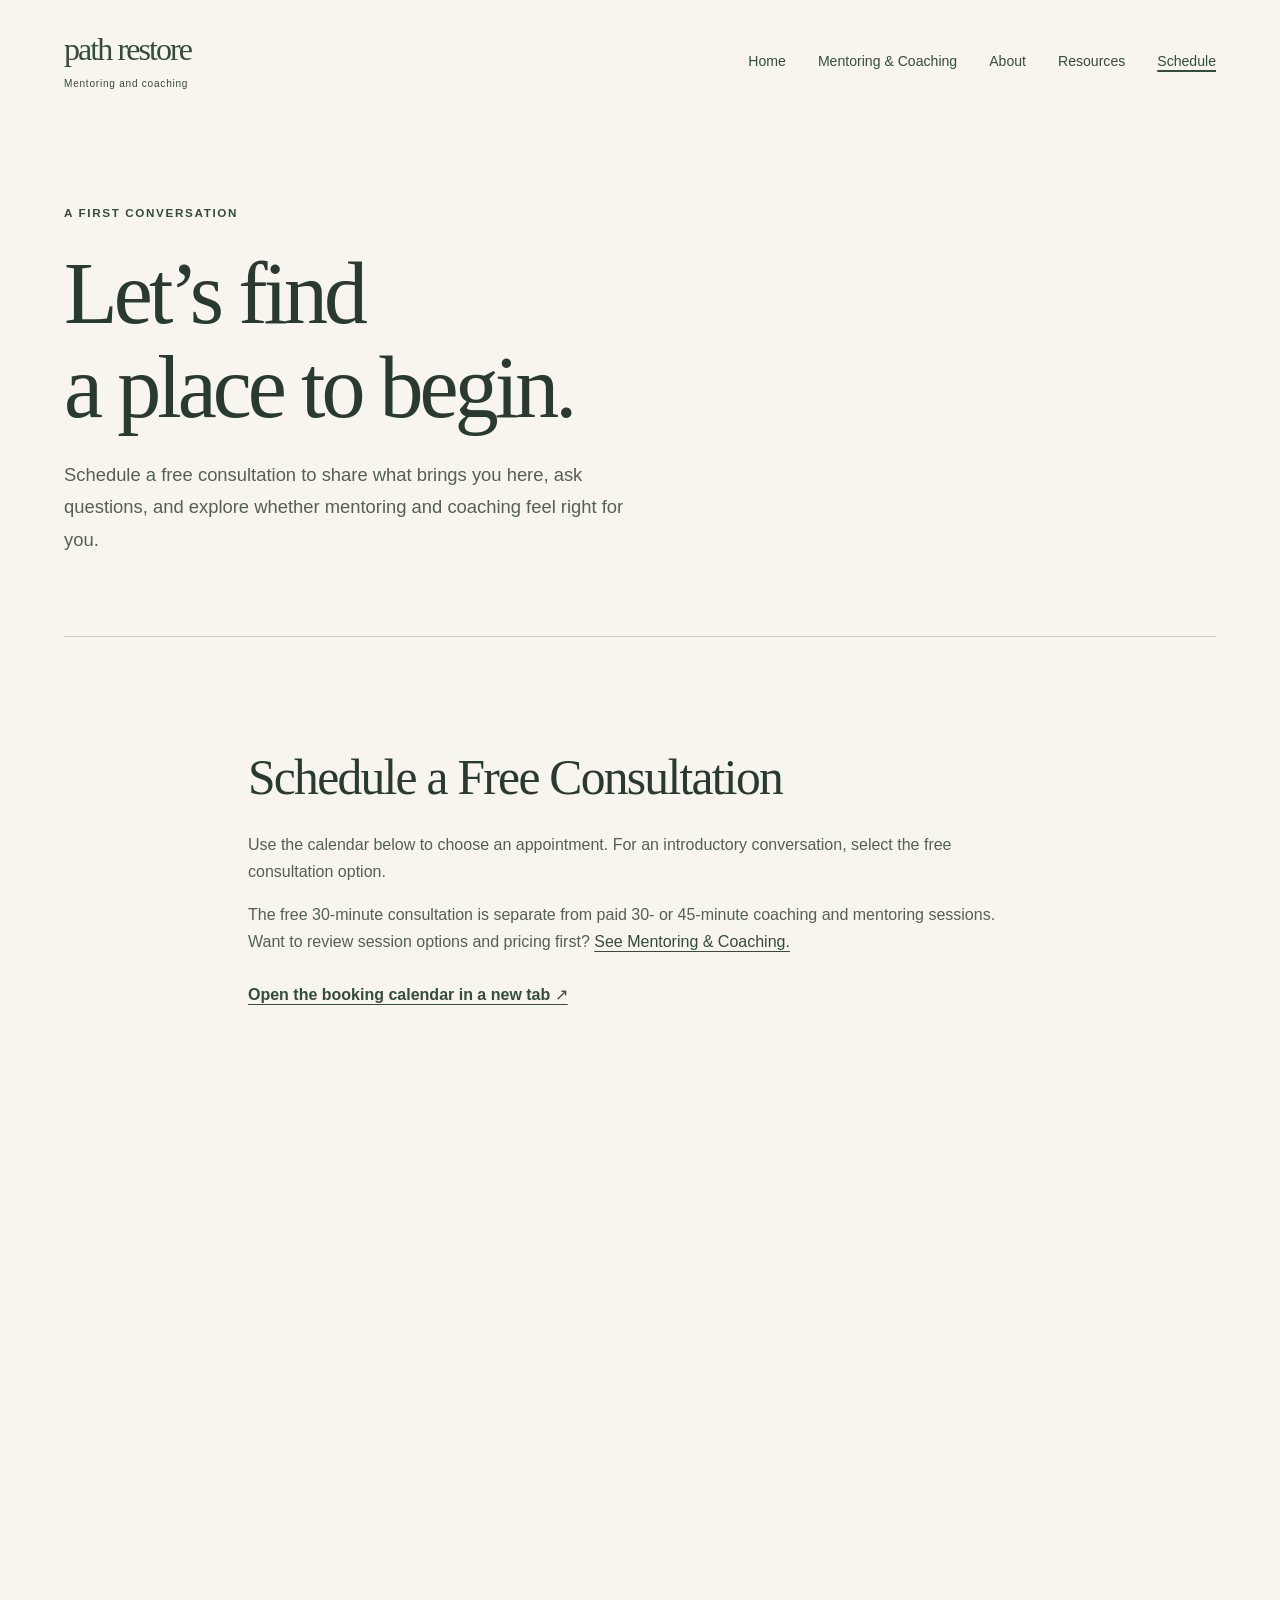
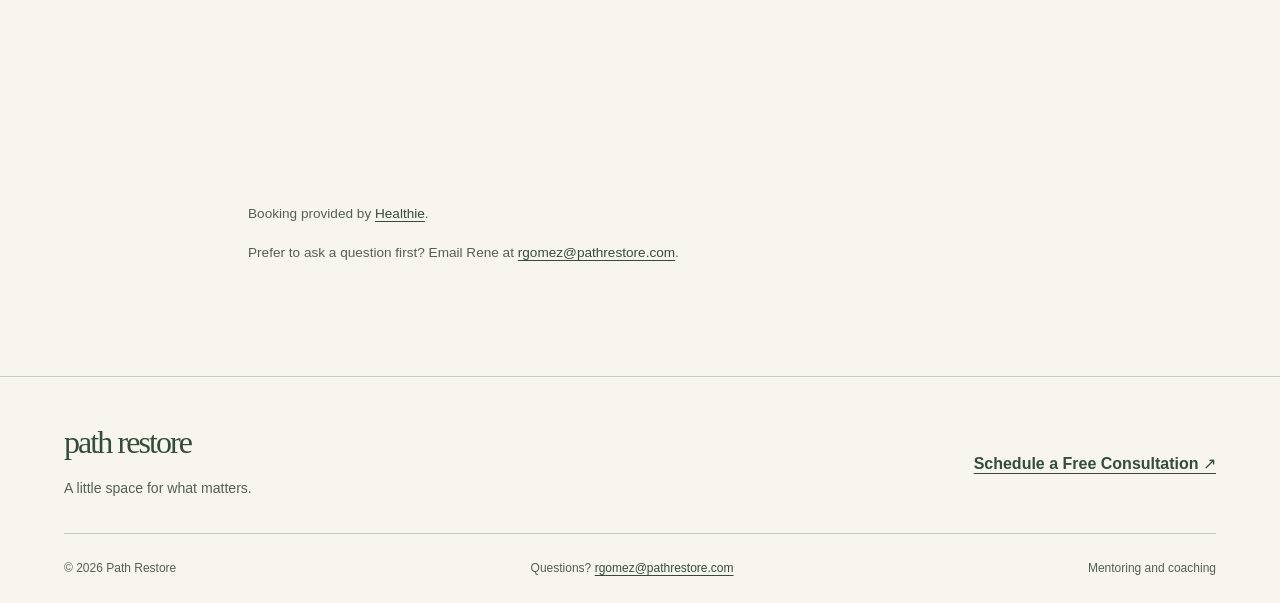
<file: schedule.html>
<!doctype html>
<html lang="en">
<head>
  <meta charset="utf-8">
  <meta name="viewport" content="width=device-width, initial-scale=1">
  <title>Schedule a Free Consultation | Path Restore</title>
  <meta name="description" content="Explore mentoring and coaching with Rene Gomez. Schedule a free consultation about your goals, relationships, habits, or life direction.">
  <!-- SEO PLACEHOLDER: confirm the preferred domain and final public page URLs before launch. -->
  <link rel="canonical" href="https://pathrestore.com/schedule.html">
  <meta property="og:type" content="website">
  <meta property="og:site_name" content="Path Restore">
  <meta property="og:title" content="Schedule a Free Consultation | Path Restore">
  <meta property="og:description" content="Explore mentoring and coaching with Rene Gomez. Schedule a free consultation about your goals, relationships, habits, or life direction.">
  <meta property="og:url" content="https://pathrestore.com/schedule.html">
  <!-- OG IMAGE PLACEHOLDER: add og:image with an absolute URL to an approved social image, and og:image:alt with its description. -->
  <meta name="theme-color" content="#f7f5ee">
  <link rel="icon" href="assets/images/favicon-32.png" type="image/png" sizes="32x32">
  <link rel="icon" href="assets/images/favicon.svg" type="image/svg+xml">
  <link rel="stylesheet" href="assets/css/styles.css">
</head>
<body>
<a class="skip-link" href="#main">Skip to content</a>
<header class="site-header container"><a class="brand" href="index.html" aria-label="Path Restore home">path restore<span>Mentoring and coaching</span></a><nav aria-label="Main navigation"><a href="index.html">Home</a>
<a href="coaching.html">Mentoring &amp; Coaching</a>
<a href="about.html">About</a>
<a href="resources.html">Resources</a>
<a href="schedule.html" aria-current="page">Schedule</a></nav></header>
<main id="main" tabindex="-1">
<section class="page-heading container"><p class="eyebrow">A first conversation</p><h1>Let’s find<br>a place to begin.</h1><p class="lead">Schedule a free consultation to share what brings you here, ask questions, and explore whether mentoring and coaching feel right for you.</p></section><section class="container section booking" aria-labelledby="booking-title"><h2 id="booking-title">Schedule a Free Consultation</h2><p>Use the calendar below to choose an appointment. For an introductory conversation, select the free consultation option.</p>
<p>The free 30-minute consultation is separate from paid 30- or 45-minute coaching and mentoring sessions. Want to review session options and pricing first? <a href="coaching.html#pricing">See Mentoring &amp; Coaching.</a></p>
<p><a class="text-link" href="https://secure.gethealthie.com/appointments/embed_appt?dietitian_id=663924&provider_ids=%5B663924%5D&appt_type_ids=%5B129904,143123,132155%5D&appt_loc_ids=%5B6773,6774%5D&primary_color=4A9625" target="_blank" rel="noopener noreferrer">Open the booking calendar in a new tab <span aria-hidden="true">↗</span></a></p>
<iframe src="https://secure.gethealthie.com/appointments/embed_appt?dietitian_id=663924&provider_ids=%5B663924%5D&appt_type_ids=%5B129904,143123,132155%5D&appt_loc_ids=%5B6773,6774%5D&primary_color=4A9625" class="booking-frame" title="Schedule a free consultation with Rene Gomez"></iframe>
<p class="quiet">Booking provided by <a href="https://gethealthie.com">Healthie</a>.</p>
<p class="quiet">Prefer to ask a question first? Email Rene at <a href="mailto:rgomez@pathrestore.com">rgomez@pathrestore.com</a>.</p>
</section>
</main>
<footer class="site-footer"><div class="container footer-main"><div><a class="brand" href="index.html">path restore</a><p>A little space for what matters.</p></div><a class="text-link" href="schedule.html">Schedule a Free Consultation <span aria-hidden="true">↗</span></a></div><div class="container footer-bottom"><p>© 2026 Path Restore</p><p>Questions? <a href="mailto:rgomez@pathrestore.com">rgomez@pathrestore.com</a></p><p>Mentoring and coaching</p></div></footer>
</body>
</html>
</file>
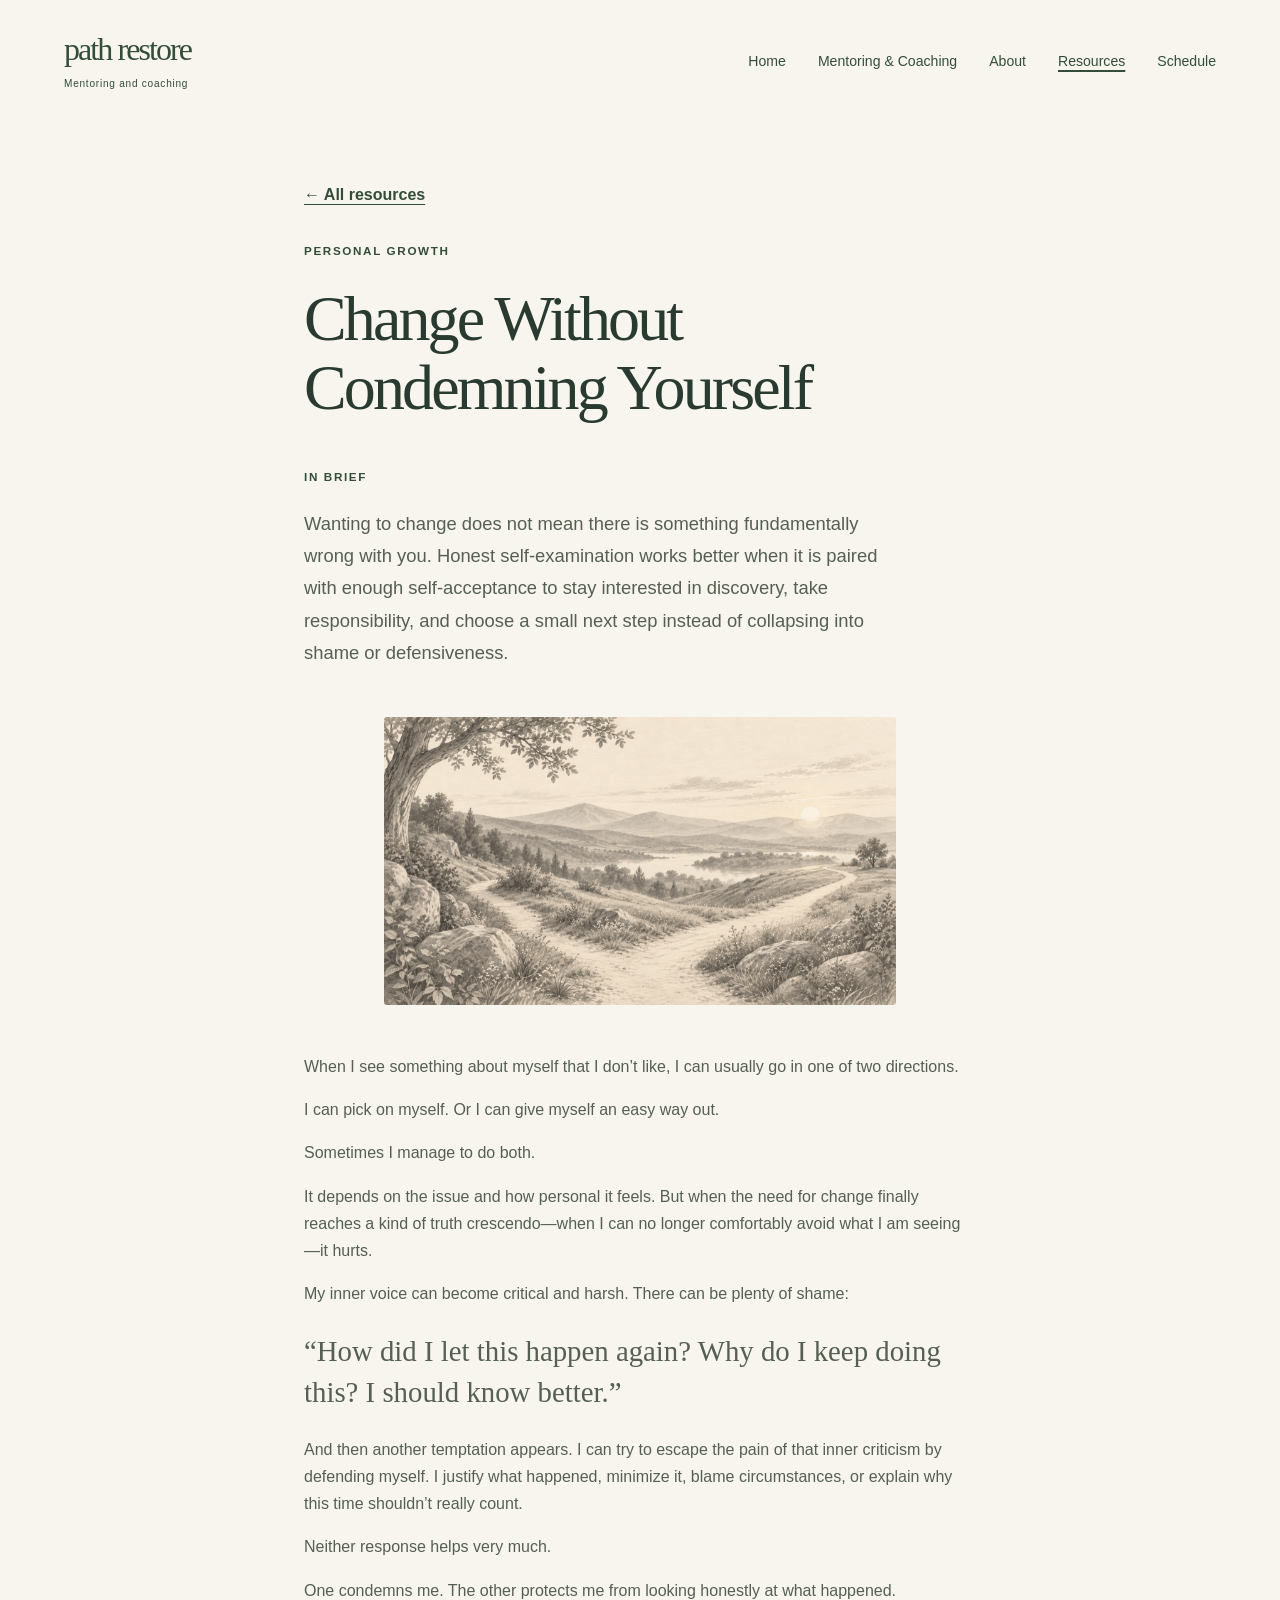
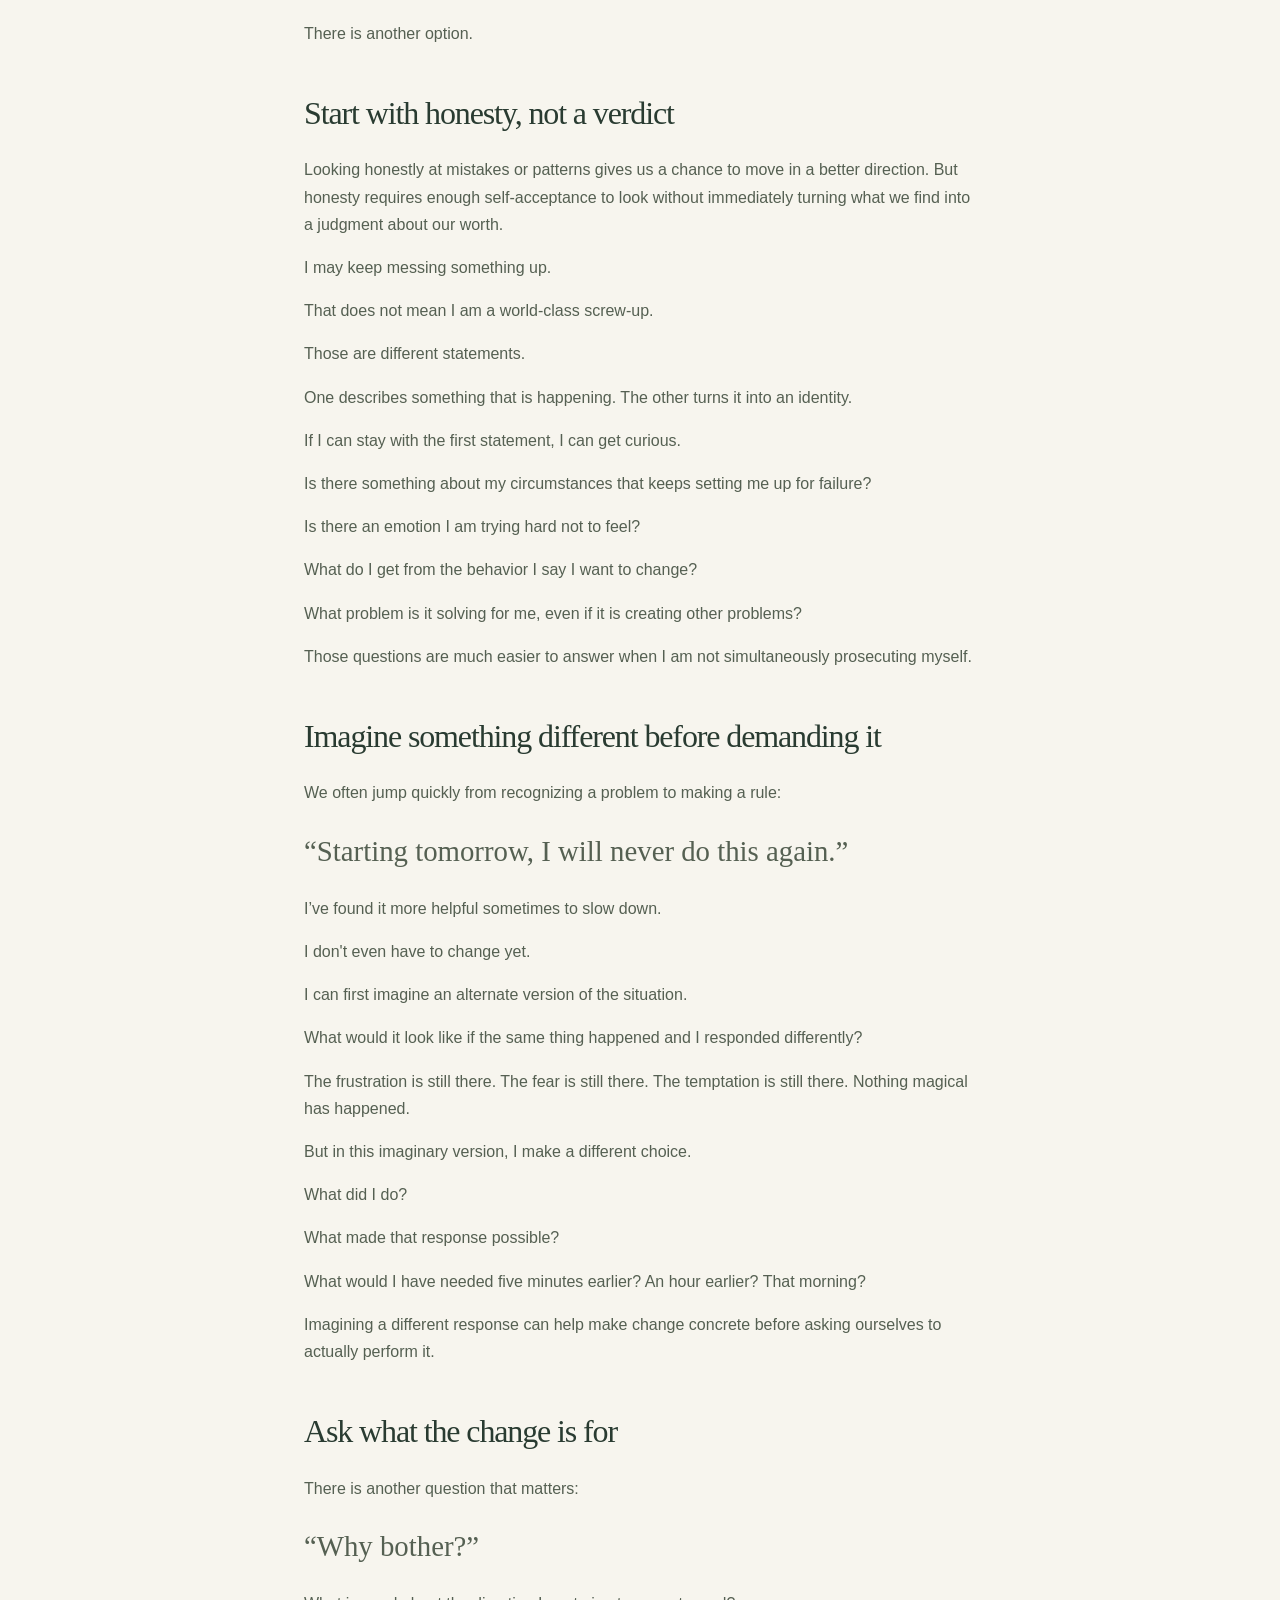
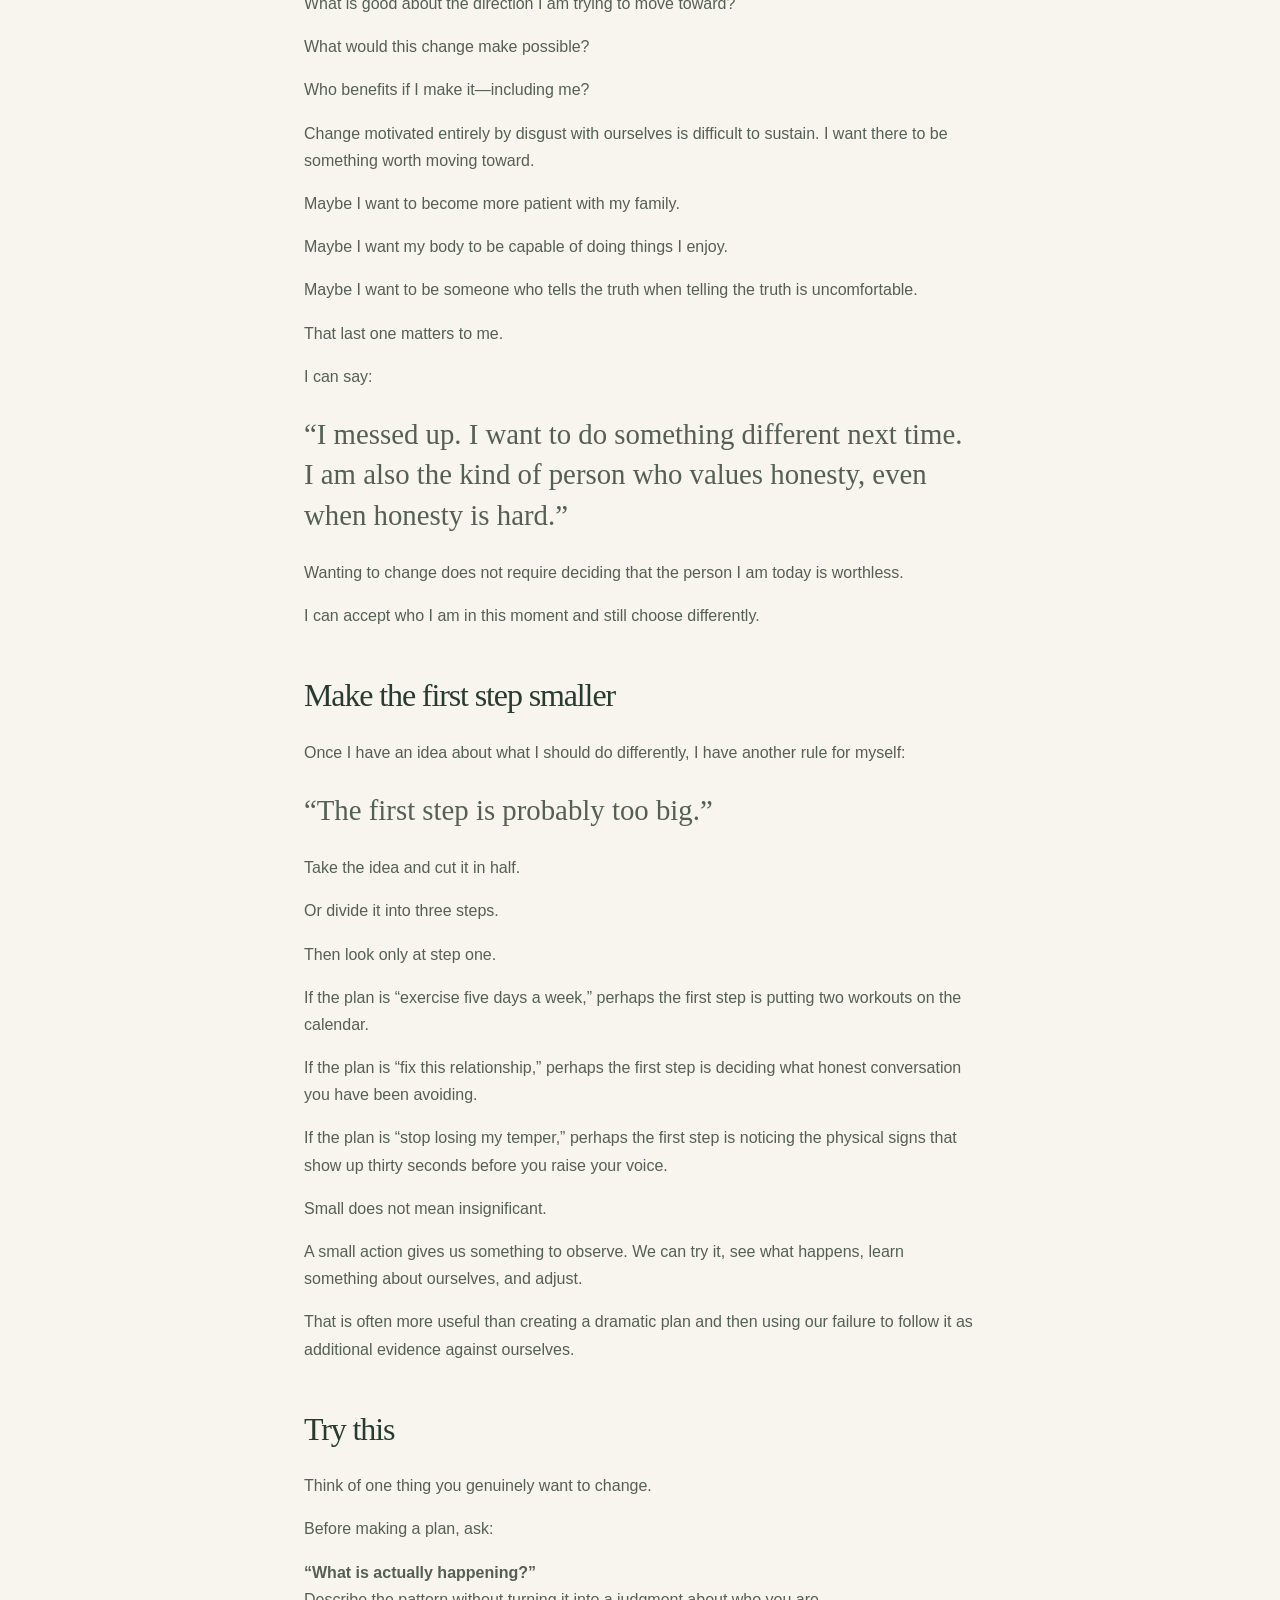
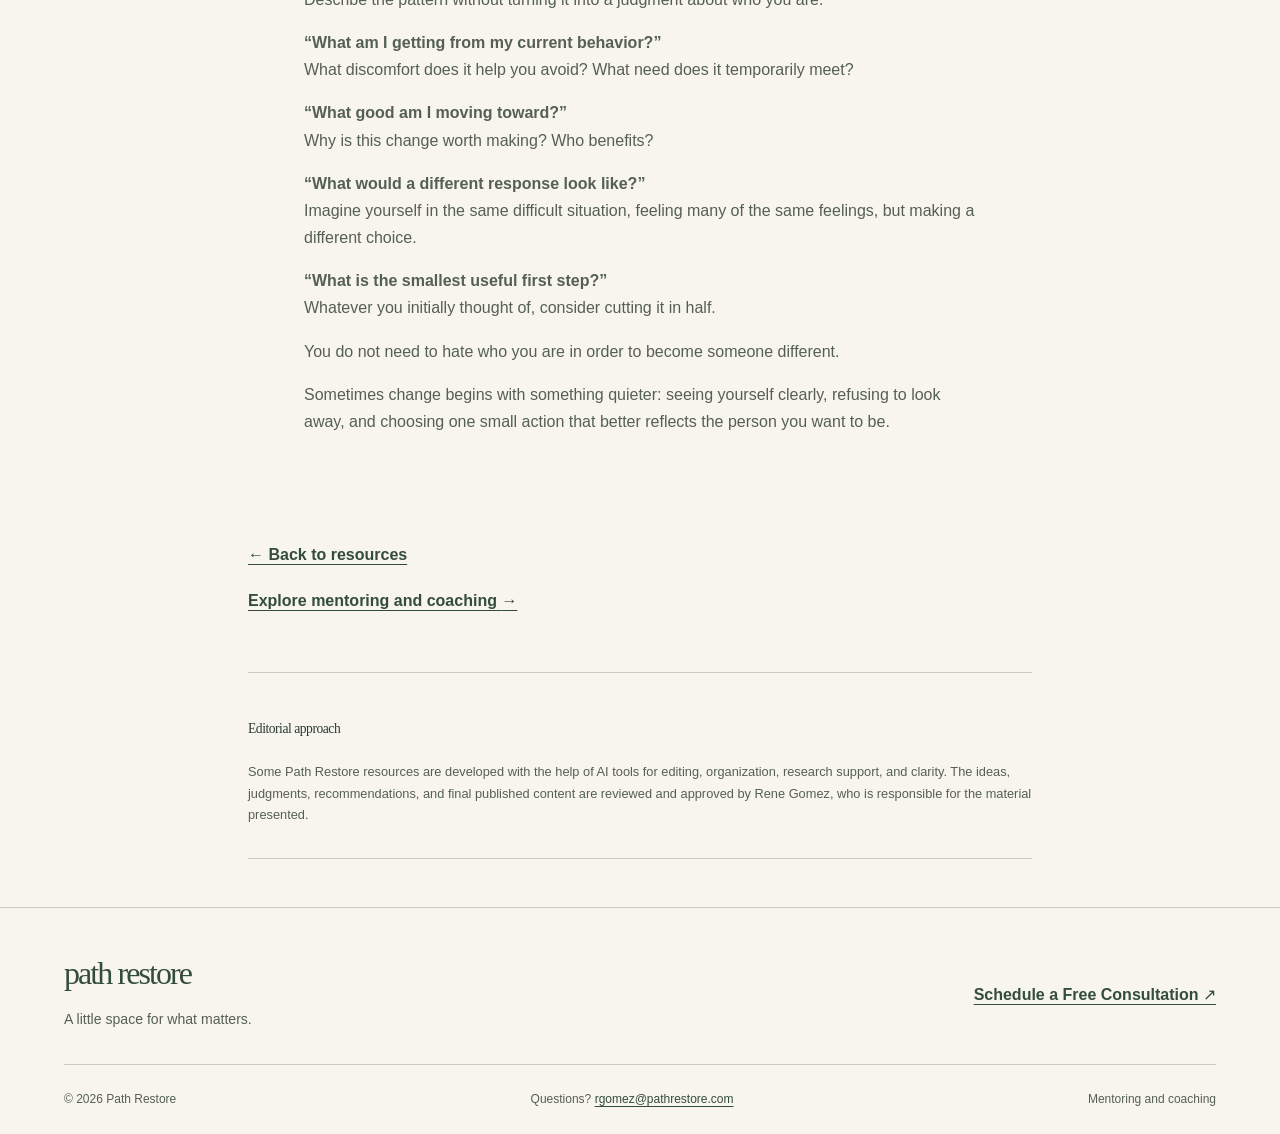
<file: resources/change-without-condemning-yourself.html>
<!doctype html>
<html lang="en">
<head>
  <meta charset="utf-8">
  <meta name="viewport" content="width=device-width, initial-scale=1">
  <title>Change Without Condemning Yourself | Path Restore</title>
  <meta name="description" content="Read “Change Without Condemning Yourself,” a reflection on honest self-examination, self-acceptance, and small, practical steps toward change.">
  <!-- SEO PLACEHOLDER: confirm the preferred domain and final public page URLs before launch. -->
  <link rel="canonical" href="https://pathrestore.com/resources/change-without-condemning-yourself.html">
  <meta property="og:type" content="article">
  <meta property="og:site_name" content="Path Restore">
  <meta property="og:title" content="Change Without Condemning Yourself | Path Restore">
  <meta property="og:description" content="Read “Change Without Condemning Yourself,” a reflection on honest self-examination, self-acceptance, and small, practical steps toward change.">
  <meta property="og:url" content="https://pathrestore.com/resources/change-without-condemning-yourself.html">
  <meta property="og:image" content="https://pathrestore.com/assets/images/resources/change-without-condemning-yourself-pencil.jpg">
  <meta property="og:image:alt" content="Pencil sketch of a quiet landscape where a path divides across a valley toward distant hills and sunlight.">
  <meta name="theme-color" content="#f7f5ee">
  <link rel="icon" href="../assets/images/favicon-32.png" type="image/png" sizes="32x32">
  <link rel="icon" href="../assets/images/favicon.svg" type="image/svg+xml">
  <link rel="stylesheet" href="../assets/css/styles.css?v=resource-library-1">
  <script type="application/ld+json">
{
  "@context": "https://schema.org",
  "@type": "Article",
  "@id": "https://pathrestore.com/resources/change-without-condemning-yourself.html#article",
  "url": "https://pathrestore.com/resources/change-without-condemning-yourself.html",
  "headline": "Change Without Condemning Yourself",
  "dateModified": "2026-09-15",
  "description": "Wanting to change does not mean there is something fundamentally wrong with you. Honest self-examination works better when it is paired with enough self-acceptance to stay interested in discovery, take responsibility, and choose a small next step instead of collapsing into shame or defensiveness.",
  "author": {
    "@type": "Person",
    "@id": "https://pathrestore.com/about.html#rene-gomez",
    "name": "Rene Gomez",
    "url": "https://pathrestore.com/about.html"
  },
  "publisher": {
    "@type": "Organization",
    "@id": "https://pathrestore.com/#organization",
    "name": "Path Restore",
    "url": "https://pathrestore.com/",
    "logo": "https://pathrestore.com/assets/images/path-restore-logo.svg",
    "email": "rgomez@pathrestore.com"
  },
  "mainEntityOfPage": {
    "@type": "WebPage",
    "@id": "https://pathrestore.com/resources/change-without-condemning-yourself.html"
  },
  "image": "https://pathrestore.com/assets/images/resources/change-without-condemning-yourself-pencil.jpg"
}
  </script>
</head>
<body>
<a class="skip-link" href="#main">Skip to content</a>
<header class="site-header container"><a class="brand" href="../index.html" aria-label="Path Restore home">path restore<span>Mentoring and coaching</span></a><nav aria-label="Main navigation"><a href="../index.html">Home</a>
<a href="../coaching.html">Mentoring &amp; Coaching</a>
<a href="../about.html">About</a>
<a href="../resources.html" aria-current="location">Resources</a>
<a href="../schedule.html">Schedule</a></nav></header>
<main id="main" tabindex="-1">
<article class="container resource-article reading" aria-labelledby="resource-title">
  <header class="resource-article-heading">
    <a class="text-link" href="../resources.html">← All resources</a>
    <p class="eyebrow">Personal Growth</p>
    <h1 id="resource-title">Change Without Condemning Yourself</h1>
  </header>
  <section class="resource-summary" aria-labelledby="summary-title">
    <h2 class="eyebrow" id="summary-title">In brief</h2>
    <p class="lead">Wanting to change does not mean there is something fundamentally wrong with you. Honest self-examination works better when it is paired with enough self-acceptance to stay interested in discovery, take responsibility, and choose a small next step instead of collapsing into shame or defensiveness.</p>
  </section>
  <figure class="resource-illustration">
    <img src="../assets/images/resources/change-without-condemning-yourself-pencil.jpg" width="1440" height="810" alt="Pencil sketch of a quiet landscape where a path divides across a valley toward distant hills and sunlight." decoding="async">
  </figure>
    <p>When I see something about myself that I don’t like, I can usually go in one of two directions.</p>
    <p>I can pick on myself. Or I can give myself an easy way out.</p>
    <p>Sometimes I manage to do both.</p>
    <p>It depends on the issue and how personal it feels. But when the need for change finally reaches a kind of truth crescendo—when I can no longer comfortably avoid what I am seeing—it hurts.</p>
    <p>My inner voice can become critical and harsh. There can be plenty of shame:</p>
    <blockquote><p>“How did I let this happen again? Why do I keep doing this? I should know better.”</p></blockquote>
    <p>And then another temptation appears. I can try to escape the pain of that inner criticism by defending myself. I justify what happened, minimize it, blame circumstances, or explain why this time shouldn’t really count.</p>
    <p>Neither response helps very much.</p>
    <p>One condemns me. The other protects me from looking honestly at what happened.</p>
    <p>There is another option.</p>
  <section aria-labelledby="resource-section-1">
    <h2 id="resource-section-1">Start with honesty, not a verdict</h2>
    <p>Looking honestly at mistakes or patterns gives us a chance to move in a better direction. But honesty requires enough self-acceptance to look without immediately turning what we find into a judgment about our worth.</p>
    <p>I may keep messing something up.</p>
    <p>That does not mean I am a world-class screw-up.</p>
    <p>Those are different statements.</p>
    <p>One describes something that is happening. The other turns it into an identity.</p>
    <p>If I can stay with the first statement, I can get curious.</p>
    <p>Is there something about my circumstances that keeps setting me up for failure?</p>
    <p>Is there an emotion I am trying hard not to feel?</p>
    <p>What do I get from the behavior I say I want to change?</p>
    <p>What problem is it solving for me, even if it is creating other problems?</p>
    <p>Those questions are much easier to answer when I am not simultaneously prosecuting myself.</p>
  </section>
  <section aria-labelledby="resource-section-2">
    <h2 id="resource-section-2">Imagine something different before demanding it</h2>
    <p>We often jump quickly from recognizing a problem to making a rule:</p>
    <blockquote><p>“Starting tomorrow, I will never do this again.”</p></blockquote>
    <p>I’ve found it more helpful sometimes to slow down.</p>
    <p>I don't even have to change yet.</p>
    <p>I can first imagine an alternate version of the situation.</p>
    <p>What would it look like if the same thing happened and I responded differently?</p>
    <p>The frustration is still there. The fear is still there. The temptation is still there. Nothing magical has happened.</p>
    <p>But in this imaginary version, I make a different choice.</p>
    <p>What did I do?</p>
    <p>What made that response possible?</p>
    <p>What would I have needed five minutes earlier? An hour earlier? That morning?</p>
    <p>Imagining a different response can help make change concrete before asking ourselves to actually perform it.</p>
  </section>
  <section aria-labelledby="resource-section-3">
    <h2 id="resource-section-3">Ask what the change is for</h2>
    <p>There is another question that matters:</p>
    <blockquote><p>“Why bother?”</p></blockquote>
    <p>What is good about the direction I am trying to move toward?</p>
    <p>What would this change make possible?</p>
    <p>Who benefits if I make it—including me?</p>
    <p>Change motivated entirely by disgust with ourselves is difficult to sustain. I want there to be something worth moving toward.</p>
    <p>Maybe I want to become more patient with my family.</p>
    <p>Maybe I want my body to be capable of doing things I enjoy.</p>
    <p>Maybe I want to be someone who tells the truth when telling the truth is uncomfortable.</p>
    <p>That last one matters to me.</p>
    <p>I can say:</p>
    <blockquote><p>“I messed up. I want to do something different next time. I am also the kind of person who values honesty, even when honesty is hard.”</p></blockquote>
    <p>Wanting to change does not require deciding that the person I am today is worthless.</p>
    <p>I can accept who I am in this moment and still choose differently.</p>
  </section>
  <section aria-labelledby="resource-section-4">
    <h2 id="resource-section-4">Make the first step smaller</h2>
    <p>Once I have an idea about what I should do differently, I have another rule for myself:</p>
    <blockquote><p>“The first step is probably too big.”</p></blockquote>
    <p>Take the idea and cut it in half.</p>
    <p>Or divide it into three steps.</p>
    <p>Then look only at step one.</p>
    <p>If the plan is “exercise five days a week,” perhaps the first step is putting two workouts on the calendar.</p>
    <p>If the plan is “fix this relationship,” perhaps the first step is deciding what honest conversation you have been avoiding.</p>
    <p>If the plan is “stop losing my temper,” perhaps the first step is noticing the physical signs that show up thirty seconds before you raise your voice.</p>
    <p>Small does not mean insignificant.</p>
    <p>A small action gives us something to observe. We can try it, see what happens, learn something about ourselves, and adjust.</p>
    <p>That is often more useful than creating a dramatic plan and then using our failure to follow it as additional evidence against ourselves.</p>
  </section>
  <section aria-labelledby="resource-section-5">
    <h2 id="resource-section-5">Try this</h2>
    <p>Think of one thing you genuinely want to change.</p>
    <p>Before making a plan, ask:</p>
    <p><strong>“What is actually happening?”</strong><br>Describe the pattern without turning it into a judgment about who you are.</p>
    <p><strong>“What am I getting from my current behavior?”</strong><br>What discomfort does it help you avoid? What need does it temporarily meet?</p>
    <p><strong>“What good am I moving toward?”</strong><br>Why is this change worth making? Who benefits?</p>
    <p><strong>“What would a different response look like?”</strong><br>Imagine yourself in the same difficult situation, feeling many of the same feelings, but making a different choice.</p>
    <p><strong>“What is the smallest useful first step?”</strong><br>Whatever you initially thought of, consider cutting it in half.</p>
    <p>You do not need to hate who you are in order to become someone different.</p>
    <p>Sometimes change begins with something quieter: seeing yourself clearly, refusing to look away, and choosing one small action that better reflects the person you want to be.</p>
  </section>
</article>
<div class="container reading"><a class="text-link" href="../resources.html">← Back to resources</a><br><a class="text-link" href="../coaching.html">Explore mentoring and coaching <span aria-hidden="true">→</span></a></div>
<section class="container reading reflection" aria-labelledby="editorial-title">
  <h2 id="editorial-title" class="quiet">Editorial approach</h2>
  <p>Some Path Restore resources are developed with the help of AI tools for editing, organization, research support, and clarity. The ideas, judgments, recommendations, and final published content are reviewed and approved by Rene Gomez, who is responsible for the material presented.</p>
</section>
</main>
<footer class="site-footer"><div class="container footer-main"><div><a class="brand" href="../index.html">path restore</a><p>A little space for what matters.</p></div><a class="text-link" href="../schedule.html">Schedule a Free Consultation <span aria-hidden="true">↗</span></a></div><div class="container footer-bottom"><p>© 2026 Path Restore</p><p>Questions? <a href="mailto:rgomez@pathrestore.com">rgomez@pathrestore.com</a></p><p>Mentoring and coaching</p></div></footer>
</body>
</html>
</file>
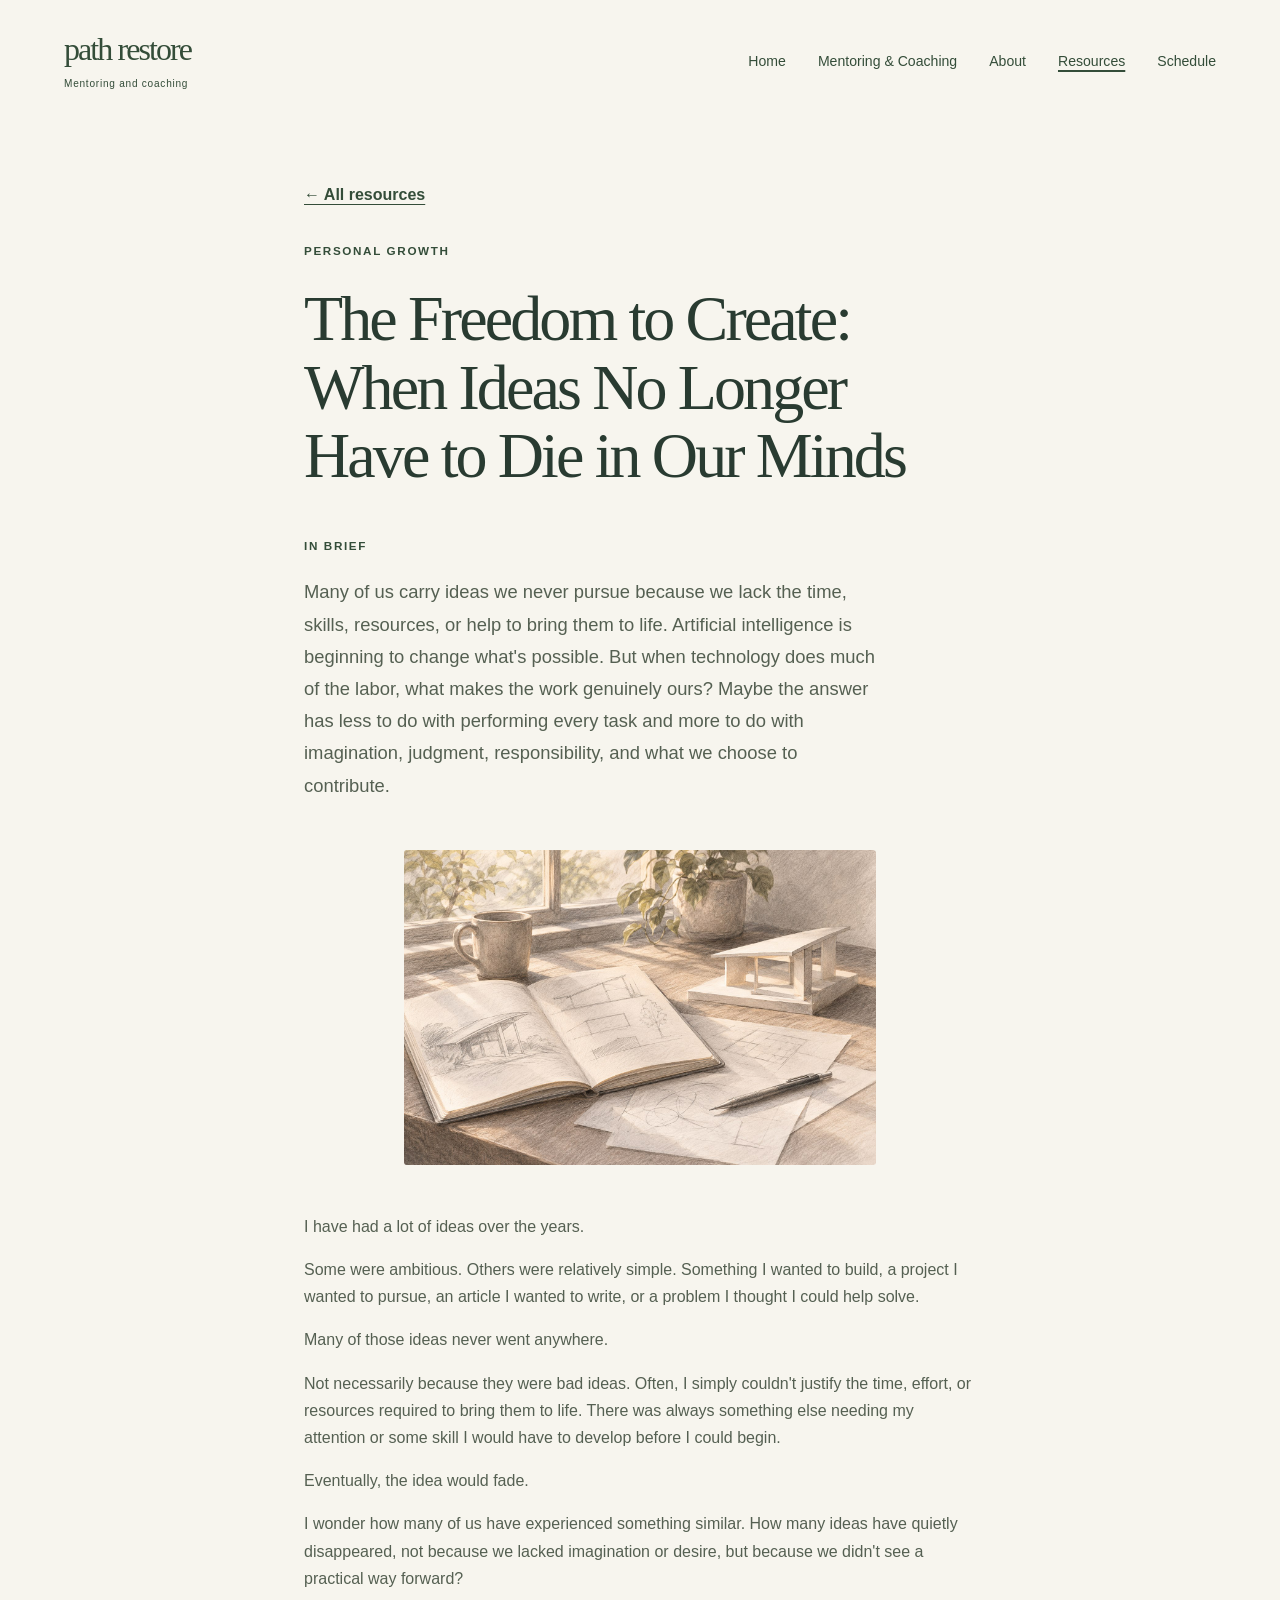
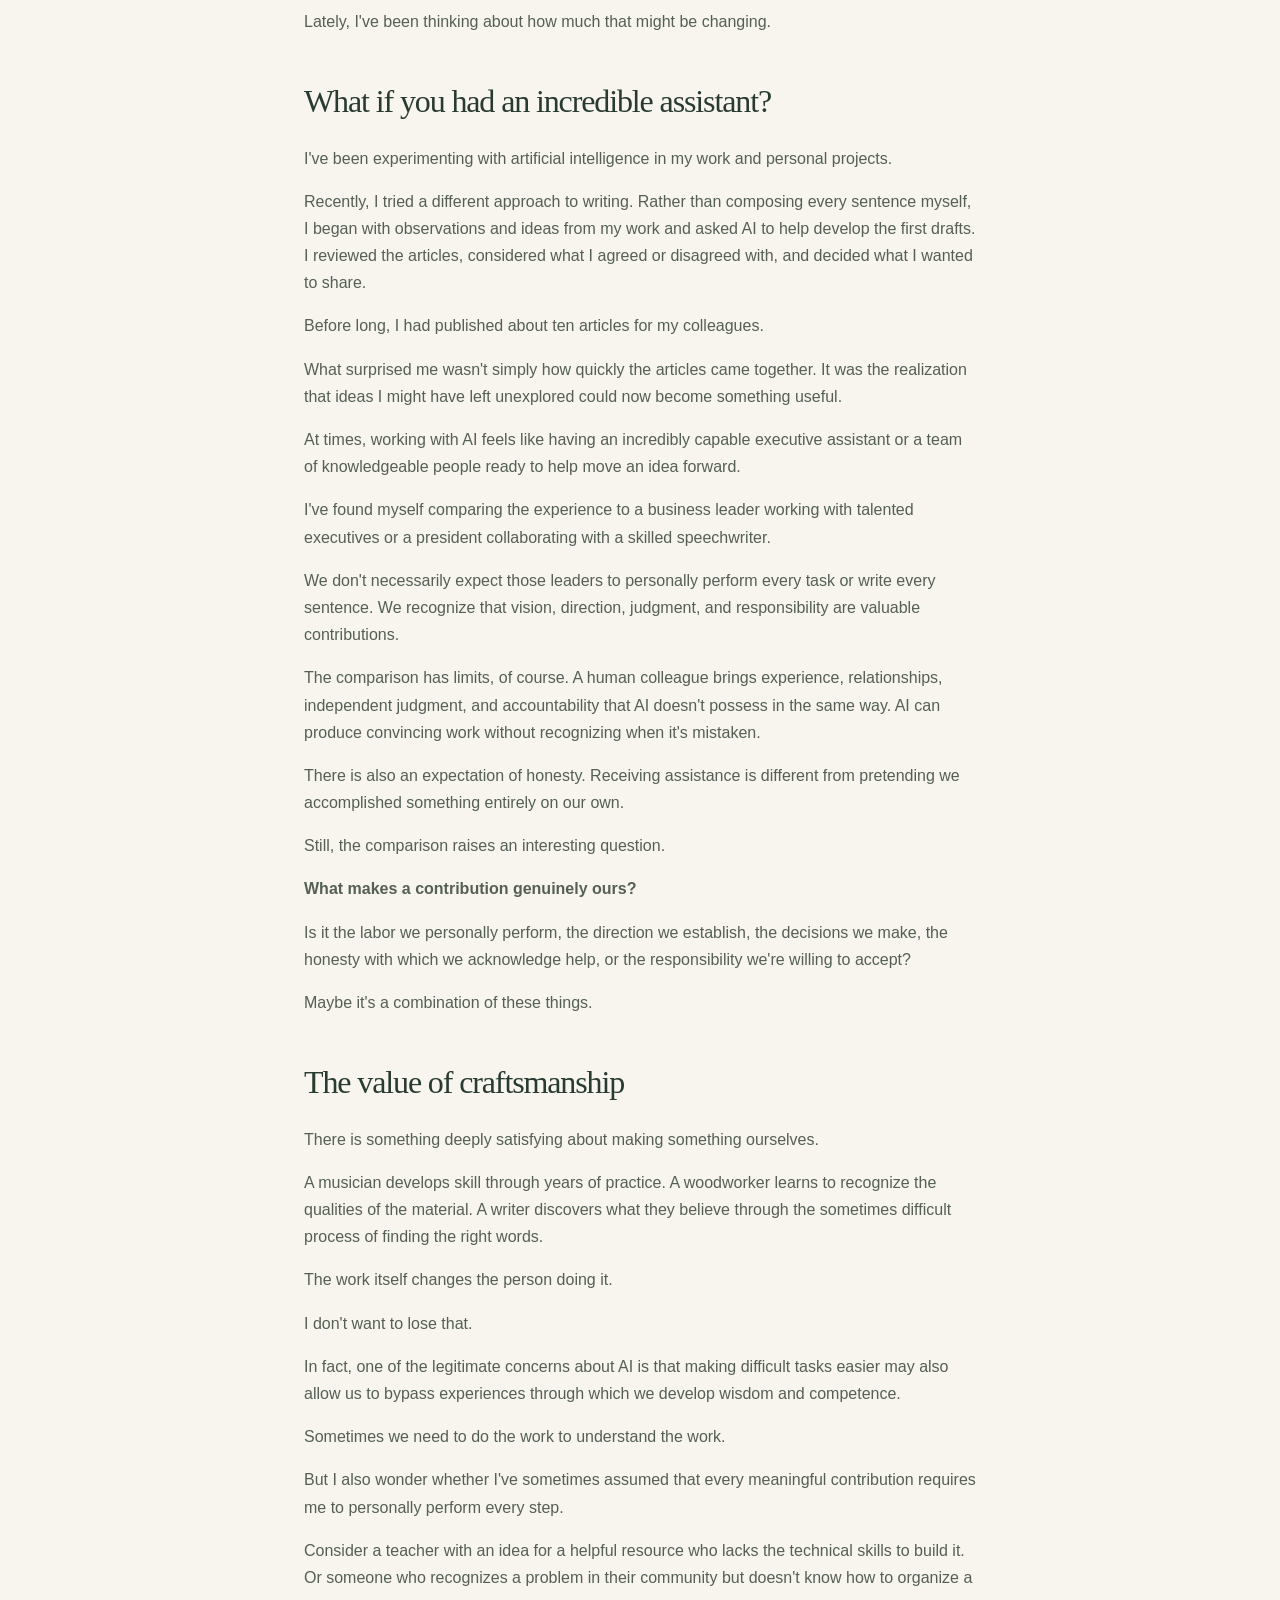
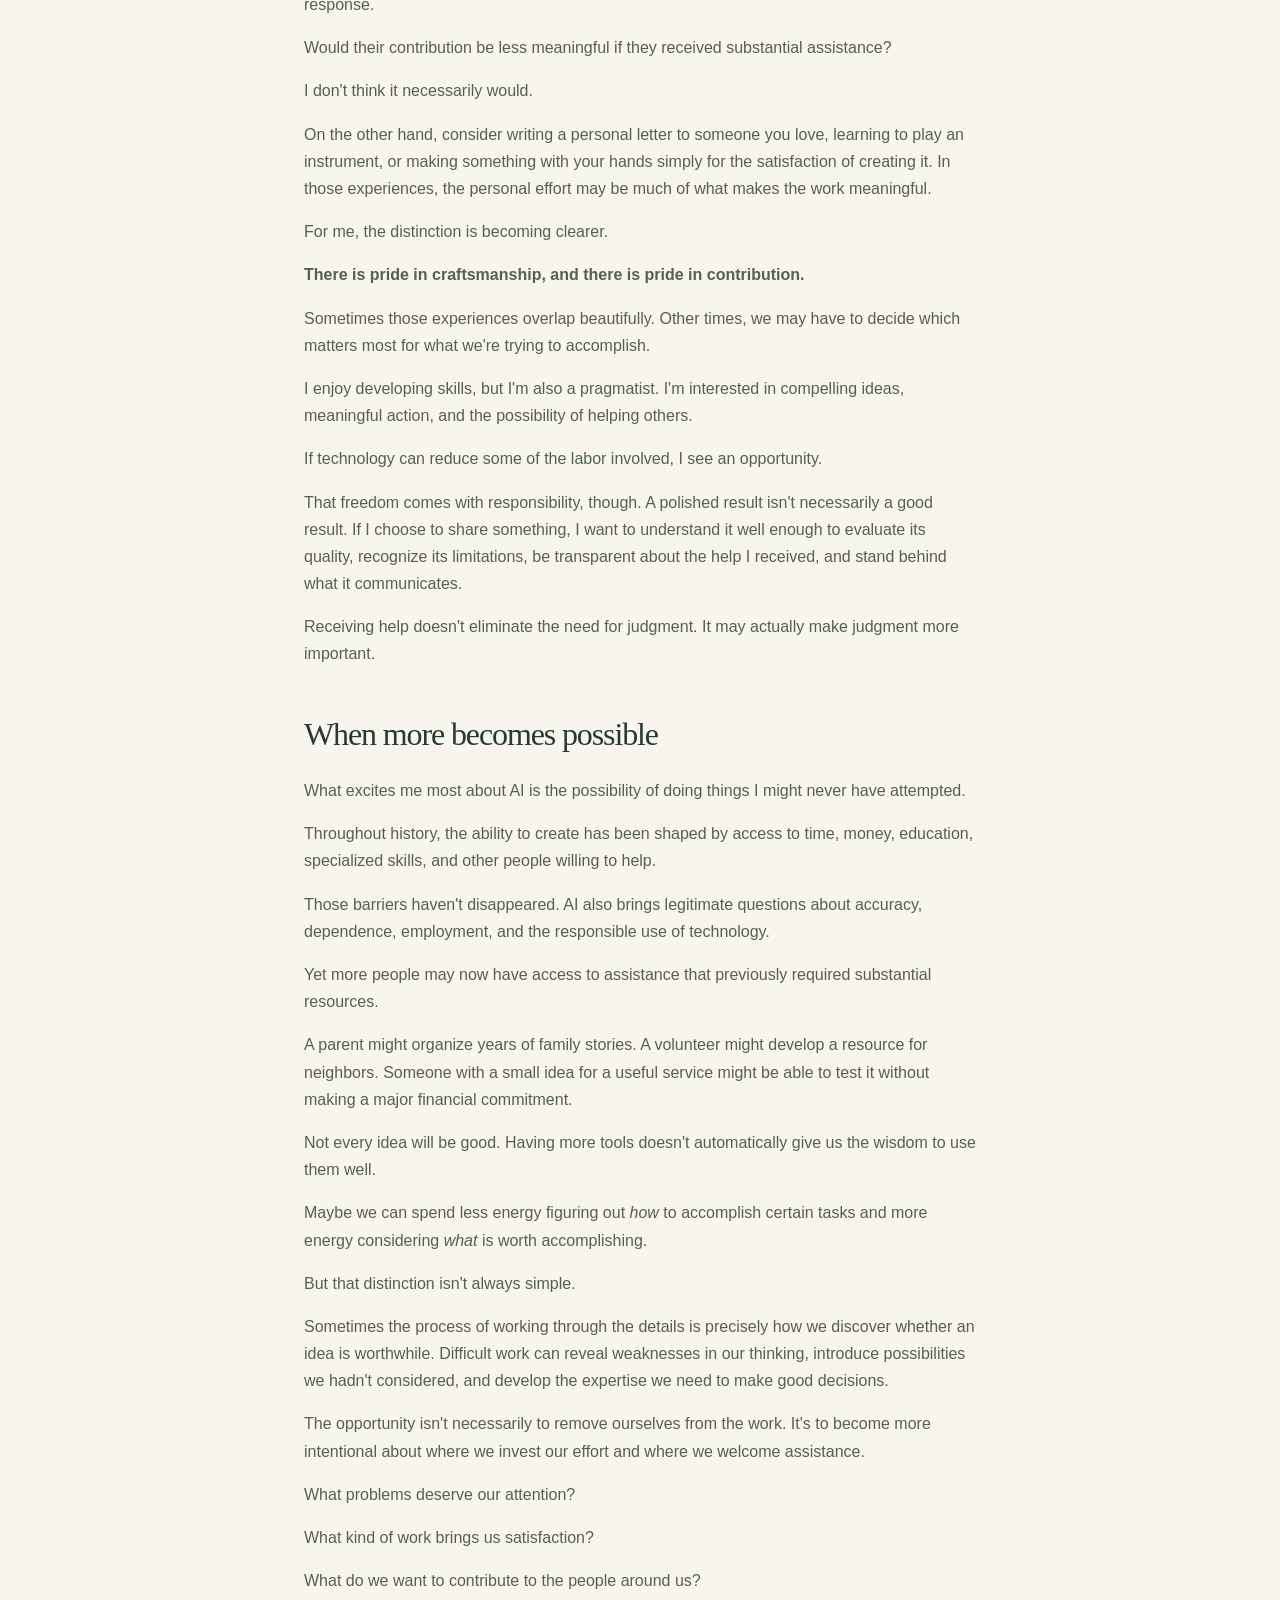
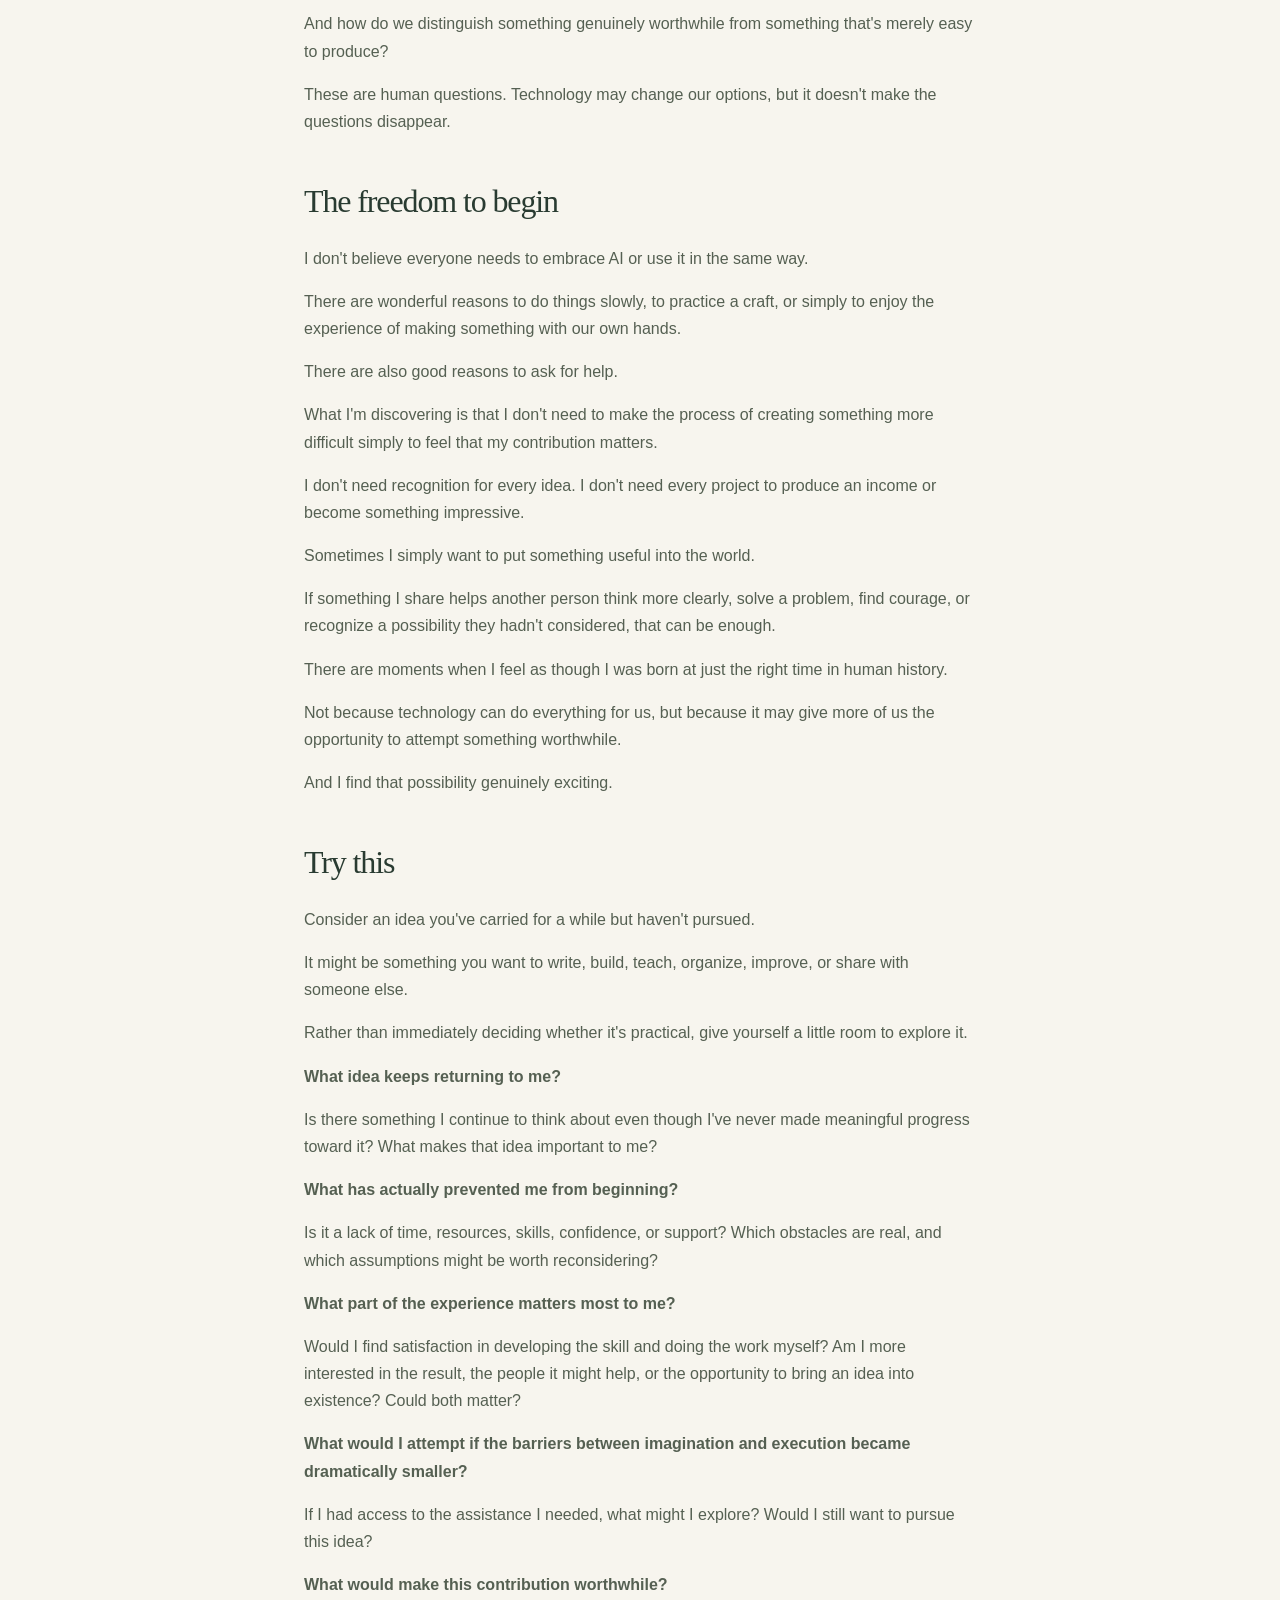
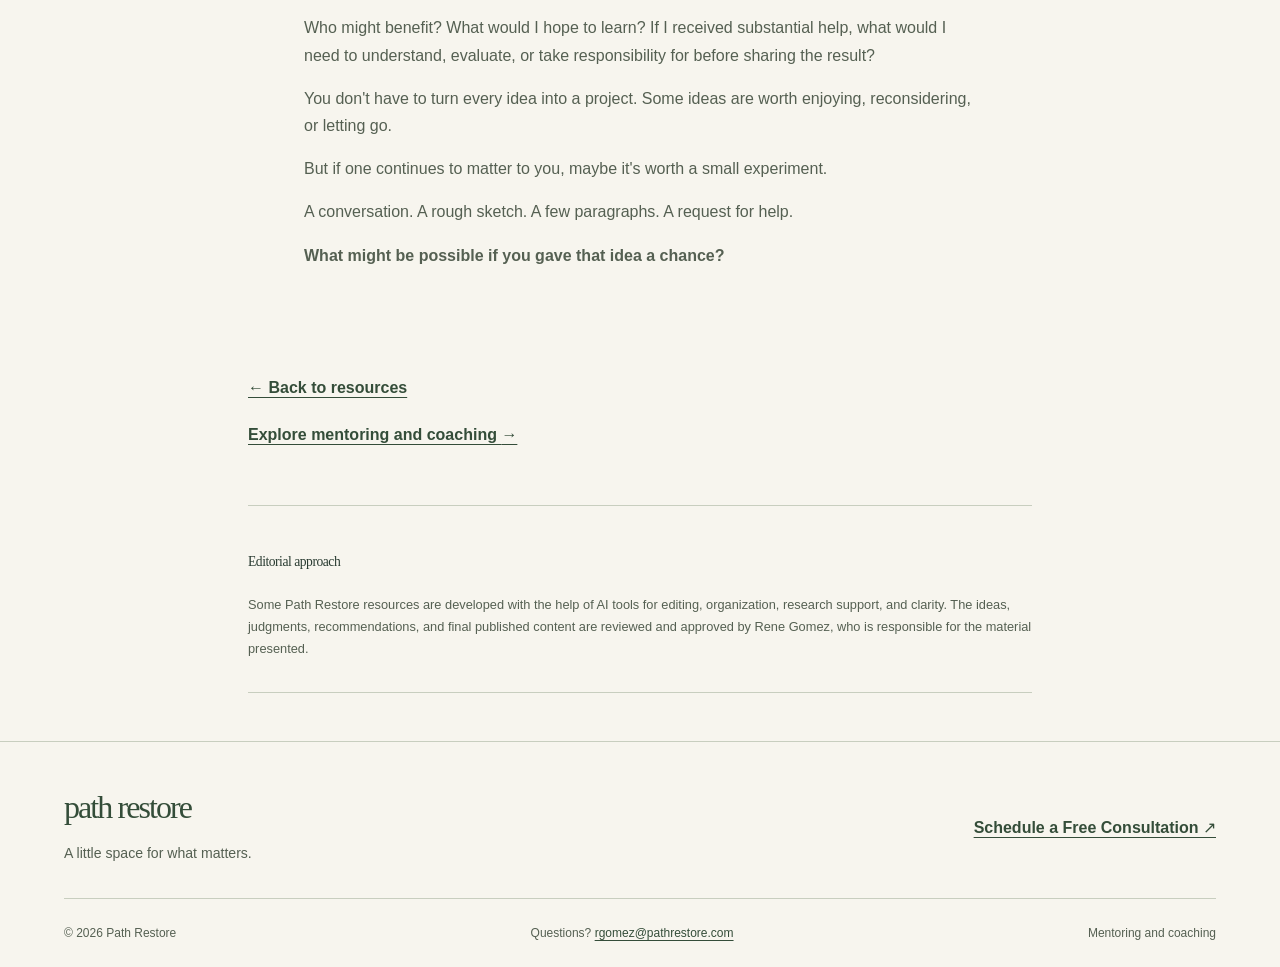
<file: resources/freedom-to-create.html>
<!doctype html>
<html lang="en">
<head>
  <meta charset="utf-8">
  <meta name="viewport" content="width=device-width, initial-scale=1">
  <title>The Freedom to Create: When Ideas No Longer Have to Die in Our Minds | Path Restore</title>
  <meta name="description" content="Many of us carry ideas we never pursue because we lack the time, skills, resources, or help to bring them to life. Artificial intelligence is beginning to change what&#x27;s possible. But when technology does much of the labor, what makes the work genuinely ours? Maybe the answer has less to do with performing every task and more to do with imagination, judgment, responsibility, and what we choose to contribute.">
  <!-- SEO PLACEHOLDER: confirm the preferred domain and final public page URLs before launch. -->
  <link rel="canonical" href="https://pathrestore.com/resources/freedom-to-create.html">
  <meta property="og:type" content="article">
  <meta property="og:site_name" content="Path Restore">
  <meta property="og:title" content="The Freedom to Create: When Ideas No Longer Have to Die in Our Minds | Path Restore">
  <meta property="og:description" content="Many of us carry ideas we never pursue because we lack the time, skills, resources, or help to bring them to life. Artificial intelligence is beginning to change what&#x27;s possible. But when technology does much of the labor, what makes the work genuinely ours? Maybe the answer has less to do with performing every task and more to do with imagination, judgment, responsibility, and what we choose to contribute.">
  <meta property="og:url" content="https://pathrestore.com/resources/freedom-to-create.html">
  <meta property="og:image" content="https://pathrestore.com/assets/images/resources/freedom-to-create-illustration.jpg">
  <meta property="og:image:alt" content="Pencil sketch of an open notebook of plans beside a small architectural model on a sunlit desk.">
  <meta name="theme-color" content="#f7f5ee">
  <link rel="icon" href="../assets/images/favicon-32.png" type="image/png" sizes="32x32">
  <link rel="icon" href="../assets/images/favicon.svg" type="image/svg+xml">
  <link rel="stylesheet" href="../assets/css/styles.css?v=resource-library-1">
  <script type="application/ld+json">
{
  "@context": "https://schema.org",
  "@type": "Article",
  "@id": "https://pathrestore.com/resources/freedom-to-create.html#article",
  "url": "https://pathrestore.com/resources/freedom-to-create.html",
  "headline": "The Freedom to Create: When Ideas No Longer Have to Die in Our Minds",
  "datePublished": "2026-11-14",
  "description": "Many of us carry ideas we never pursue because we lack the time, skills, resources, or help to bring them to life. Artificial intelligence is beginning to change what's possible. But when technology does much of the labor, what makes the work genuinely ours? Maybe the answer has less to do with performing every task and more to do with imagination, judgment, responsibility, and what we choose to contribute.",
  "author": {
    "@type": "Person",
    "@id": "https://pathrestore.com/about.html#rene-gomez",
    "name": "Rene Gomez",
    "url": "https://pathrestore.com/about.html"
  },
  "publisher": {
    "@type": "Organization",
    "@id": "https://pathrestore.com/#organization",
    "name": "Path Restore",
    "url": "https://pathrestore.com/",
    "logo": "https://pathrestore.com/assets/images/path-restore-logo.svg",
    "email": "rgomez@pathrestore.com"
  },
  "mainEntityOfPage": {
    "@type": "WebPage",
    "@id": "https://pathrestore.com/resources/freedom-to-create.html"
  },
  "image": "https://pathrestore.com/assets/images/resources/freedom-to-create-illustration.jpg"
}
  </script>
</head>
<body>
<a class="skip-link" href="#main">Skip to content</a>
<header class="site-header container"><a class="brand" href="../index.html" aria-label="Path Restore home">path restore<span>Mentoring and coaching</span></a><nav aria-label="Main navigation"><a href="../index.html">Home</a>
<a href="../coaching.html">Mentoring &amp; Coaching</a>
<a href="../about.html">About</a>
<a href="../resources.html" aria-current="location">Resources</a>
<a href="../schedule.html">Schedule</a></nav></header>
<main id="main" tabindex="-1">
<article class="container resource-article reading" aria-labelledby="resource-title">
  <header class="resource-article-heading">
    <a class="text-link" href="../resources.html">← All resources</a>
    <p class="eyebrow">Personal Growth</p>
    <h1 id="resource-title">The Freedom to Create: When Ideas No Longer Have to Die in Our Minds</h1>
  </header>
  <section class="resource-summary" aria-labelledby="summary-title">
    <h2 class="eyebrow" id="summary-title">In brief</h2>
    <p class="lead">Many of us carry ideas we never pursue because we lack the time, skills, resources, or help to bring them to life. Artificial intelligence is beginning to change what's possible. But when technology does much of the labor, what makes the work genuinely ours? Maybe the answer has less to do with performing every task and more to do with imagination, judgment, responsibility, and what we choose to contribute.</p>
  </section>
  <figure class="resource-illustration">
    <img src="../assets/images/resources/freedom-to-create-illustration.jpg" width="1536" height="1024" alt="Pencil sketch of an open notebook of plans beside a small architectural model on a sunlit desk." decoding="async">
  </figure>
    <p>I have had a lot of ideas over the years.</p>
    <p>Some were ambitious. Others were relatively simple. Something I wanted to build, a project I wanted to pursue, an article I wanted to write, or a problem I thought I could help solve.</p>
    <p>Many of those ideas never went anywhere.</p>
    <p>Not necessarily because they were bad ideas. Often, I simply couldn't justify the time, effort, or resources required to bring them to life. There was always something else needing my attention or some skill I would have to develop before I could begin.</p>
    <p>Eventually, the idea would fade.</p>
    <p>I wonder how many of us have experienced something similar. How many ideas have quietly disappeared, not because we lacked imagination or desire, but because we didn't see a practical way forward?</p>
    <p>Lately, I've been thinking about how much that might be changing.</p>
  <section aria-labelledby="resource-section-1">
    <h2 id="resource-section-1">What if you had an incredible assistant?</h2>
    <p>I've been experimenting with artificial intelligence in my work and personal projects.</p>
    <p>Recently, I tried a different approach to writing. Rather than composing every sentence myself, I began with observations and ideas from my work and asked AI to help develop the first drafts. I reviewed the articles, considered what I agreed or disagreed with, and decided what I wanted to share.</p>
    <p>Before long, I had published about ten articles for my colleagues.</p>
    <p>What surprised me wasn't simply how quickly the articles came together. It was the realization that ideas I might have left unexplored could now become something useful.</p>
    <p>At times, working with AI feels like having an incredibly capable executive assistant or a team of knowledgeable people ready to help move an idea forward.</p>
    <p>I've found myself comparing the experience to a business leader working with talented executives or a president collaborating with a skilled speechwriter.</p>
    <p>We don't necessarily expect those leaders to personally perform every task or write every sentence. We recognize that vision, direction, judgment, and responsibility are valuable contributions.</p>
    <p>The comparison has limits, of course. A human colleague brings experience, relationships, independent judgment, and accountability that AI doesn't possess in the same way. AI can produce convincing work without recognizing when it's mistaken.</p>
    <p>There is also an expectation of honesty. Receiving assistance is different from pretending we accomplished something entirely on our own.</p>
    <p>Still, the comparison raises an interesting question.</p>
    <p><strong>What makes a contribution genuinely ours?</strong></p>
    <p>Is it the labor we personally perform, the direction we establish, the decisions we make, the honesty with which we acknowledge help, or the responsibility we're willing to accept?</p>
    <p>Maybe it's a combination of these things.</p>
  </section>
  <section aria-labelledby="resource-section-2">
    <h2 id="resource-section-2">The value of craftsmanship</h2>
    <p>There is something deeply satisfying about making something ourselves.</p>
    <p>A musician develops skill through years of practice. A woodworker learns to recognize the qualities of the material. A writer discovers what they believe through the sometimes difficult process of finding the right words.</p>
    <p>The work itself changes the person doing it.</p>
    <p>I don't want to lose that.</p>
    <p>In fact, one of the legitimate concerns about AI is that making difficult tasks easier may also allow us to bypass experiences through which we develop wisdom and competence.</p>
    <p>Sometimes we need to do the work to understand the work.</p>
    <p>But I also wonder whether I've sometimes assumed that every meaningful contribution requires me to personally perform every step.</p>
    <p>Consider a teacher with an idea for a helpful resource who lacks the technical skills to build it. Or someone who recognizes a problem in their community but doesn't know how to organize a response.</p>
    <p>Would their contribution be less meaningful if they received substantial assistance?</p>
    <p>I don't think it necessarily would.</p>
    <p>On the other hand, consider writing a personal letter to someone you love, learning to play an instrument, or making something with your hands simply for the satisfaction of creating it. In those experiences, the personal effort may be much of what makes the work meaningful.</p>
    <p>For me, the distinction is becoming clearer.</p>
    <p><strong>There is pride in craftsmanship, and there is pride in contribution.</strong></p>
    <p>Sometimes those experiences overlap beautifully. Other times, we may have to decide which matters most for what we're trying to accomplish.</p>
    <p>I enjoy developing skills, but I'm also a pragmatist. I'm interested in compelling ideas, meaningful action, and the possibility of helping others.</p>
    <p>If technology can reduce some of the labor involved, I see an opportunity.</p>
    <p>That freedom comes with responsibility, though. A polished result isn't necessarily a good result. If I choose to share something, I want to understand it well enough to evaluate its quality, recognize its limitations, be transparent about the help I received, and stand behind what it communicates.</p>
    <p>Receiving help doesn't eliminate the need for judgment. It may actually make judgment more important.</p>
  </section>
  <section aria-labelledby="resource-section-3">
    <h2 id="resource-section-3">When more becomes possible</h2>
    <p>What excites me most about AI is the possibility of doing things I might never have attempted.</p>
    <p>Throughout history, the ability to create has been shaped by access to time, money, education, specialized skills, and other people willing to help.</p>
    <p>Those barriers haven't disappeared. AI also brings legitimate questions about accuracy, dependence, employment, and the responsible use of technology.</p>
    <p>Yet more people may now have access to assistance that previously required substantial resources.</p>
    <p>A parent might organize years of family stories. A volunteer might develop a resource for neighbors. Someone with a small idea for a useful service might be able to test it without making a major financial commitment.</p>
    <p>Not every idea will be good. Having more tools doesn't automatically give us the wisdom to use them well.</p>
    <p>Maybe we can spend less energy figuring out <em>how</em> to accomplish certain tasks and more energy considering <em>what</em> is worth accomplishing.</p>
    <p>But that distinction isn't always simple.</p>
    <p>Sometimes the process of working through the details is precisely how we discover whether an idea is worthwhile. Difficult work can reveal weaknesses in our thinking, introduce possibilities we hadn't considered, and develop the expertise we need to make good decisions.</p>
    <p>The opportunity isn't necessarily to remove ourselves from the work. It's to become more intentional about where we invest our effort and where we welcome assistance.</p>
    <p>What problems deserve our attention?</p>
    <p>What kind of work brings us satisfaction?</p>
    <p>What do we want to contribute to the people around us?</p>
    <p>And how do we distinguish something genuinely worthwhile from something that's merely easy to produce?</p>
    <p>These are human questions. Technology may change our options, but it doesn't make the questions disappear.</p>
  </section>
  <section aria-labelledby="resource-section-4">
    <h2 id="resource-section-4">The freedom to begin</h2>
    <p>I don't believe everyone needs to embrace AI or use it in the same way.</p>
    <p>There are wonderful reasons to do things slowly, to practice a craft, or simply to enjoy the experience of making something with our own hands.</p>
    <p>There are also good reasons to ask for help.</p>
    <p>What I'm discovering is that I don't need to make the process of creating something more difficult simply to feel that my contribution matters.</p>
    <p>I don't need recognition for every idea. I don't need every project to produce an income or become something impressive.</p>
    <p>Sometimes I simply want to put something useful into the world.</p>
    <p>If something I share helps another person think more clearly, solve a problem, find courage, or recognize a possibility they hadn't considered, that can be enough.</p>
    <p>There are moments when I feel as though I was born at just the right time in human history.</p>
    <p>Not because technology can do everything for us, but because it may give more of us the opportunity to attempt something worthwhile.</p>
    <p>And I find that possibility genuinely exciting.</p>
  </section>
  <section aria-labelledby="resource-section-5">
    <h2 id="resource-section-5">Try this</h2>
    <p>Consider an idea you've carried for a while but haven't pursued.</p>
    <p>It might be something you want to write, build, teach, organize, improve, or share with someone else.</p>
    <p>Rather than immediately deciding whether it's practical, give yourself a little room to explore it.</p>
    <p><strong>What idea keeps returning to me?</strong></p>
    <p>Is there something I continue to think about even though I've never made meaningful progress toward it? What makes that idea important to me?</p>
    <p><strong>What has actually prevented me from beginning?</strong></p>
    <p>Is it a lack of time, resources, skills, confidence, or support? Which obstacles are real, and which assumptions might be worth reconsidering?</p>
    <p><strong>What part of the experience matters most to me?</strong></p>
    <p>Would I find satisfaction in developing the skill and doing the work myself? Am I more interested in the result, the people it might help, or the opportunity to bring an idea into existence? Could both matter?</p>
    <p><strong>What would I attempt if the barriers between imagination and execution became dramatically smaller?</strong></p>
    <p>If I had access to the assistance I needed, what might I explore? Would I still want to pursue this idea?</p>
    <p><strong>What would make this contribution worthwhile?</strong></p>
    <p>Who might benefit? What would I hope to learn? If I received substantial help, what would I need to understand, evaluate, or take responsibility for before sharing the result?</p>
    <p>You don't have to turn every idea into a project. Some ideas are worth enjoying, reconsidering, or letting go.</p>
    <p>But if one continues to matter to you, maybe it's worth a small experiment.</p>
    <p>A conversation. A rough sketch. A few paragraphs. A request for help.</p>
    <p><strong>What might be possible if you gave that idea a chance?</strong></p>
  </section>
</article>
<div class="container reading"><a class="text-link" href="../resources.html">← Back to resources</a><br><a class="text-link" href="../coaching.html">Explore mentoring and coaching <span aria-hidden="true">→</span></a></div>
<section class="container reading reflection" aria-labelledby="editorial-title">
  <h2 id="editorial-title" class="quiet">Editorial approach</h2>
  <p>Some Path Restore resources are developed with the help of AI tools for editing, organization, research support, and clarity. The ideas, judgments, recommendations, and final published content are reviewed and approved by Rene Gomez, who is responsible for the material presented.</p>
</section>
</main>
<footer class="site-footer"><div class="container footer-main"><div><a class="brand" href="../index.html">path restore</a><p>A little space for what matters.</p></div><a class="text-link" href="../schedule.html">Schedule a Free Consultation <span aria-hidden="true">↗</span></a></div><div class="container footer-bottom"><p>© 2026 Path Restore</p><p>Questions? <a href="mailto:rgomez@pathrestore.com">rgomez@pathrestore.com</a></p><p>Mentoring and coaching</p></div></footer>
</body>
</html>
</file>
<file: assets/css/styles.css>
/* 1. Design tokens: change these values to adjust the whole site.
   System fonts keep the site fast and avoid third-party font requests. */
:root {
  --paper: #f7f5ee;
  --ink: #293b31;
  --muted: #556052;
  --accent: #344d39;
  --tint: #eaece1;
  --line: #c8cebf;
  --white: #fffdf7;
  --serif: Georgia, 'Times New Roman', serif;
  --sans: -apple-system, BlinkMacSystemFont, 'Segoe UI', sans-serif;
  --page-width: 72rem;
  --space-1: .5rem;
  --space-2: 1rem;
  --space-3: 1.5rem;
  --space-4: 2rem;
  --space-5: 3rem;
  --space-6: 5rem;
  --space-7: 7rem;
}

/* 2. Base typography and accessible defaults */
* { box-sizing: border-box; }
body { margin: 0; background: var(--paper); color: var(--ink); font-family: var(--sans); font-size: 1rem; line-height: 1.7; }
h1, h2, h3, p, figure { margin: 0; }
h1, h2, h3 { font-family: var(--serif); font-weight: 400; }
h1 { font-size: clamp(3rem, 7vw, 5.5rem); line-height: 1.07; letter-spacing: -.045em; }
h2 { font-size: clamp(2rem, 4vw, 3.1rem); line-height: 1.17; letter-spacing: -.035em; }
h3 { font-size: 1.65rem; line-height: 1.3; }
p { color: var(--muted); }
p + p { margin-top: var(--space-2); }
a { color: var(--accent); text-underline-offset: .25em; text-decoration-thickness: 1px; }
a:hover { text-decoration-thickness: 2px; }
a:focus-visible { outline: 3px solid #865020; outline-offset: 5px; border-radius: 2px; }
svg { display: block; width: 100%; height: auto; }
::selection { background: #d8dfc8; color: var(--ink); }

/* 3. Shared layout: mobile first, constrained line lengths */
.container { width: min(calc(100% - 2.5rem), var(--page-width)); margin-inline: auto; }
.section { padding-block: var(--space-6); }
.tinted { background: var(--tint); }
.eyebrow { color: var(--accent); font-size: .73rem; font-weight: 650; letter-spacing: .14em; text-transform: uppercase; margin-bottom: var(--space-3); }
.lead { font-size: 1.15rem; line-height: 1.75; max-width: 36rem; margin-top: var(--space-3); }
.quiet { font-size: .85rem; margin-top: var(--space-2); }

/* 4. Links and buttons: anchors navigate; no JavaScript required */
.button { display: inline-flex; align-items: center; justify-content: center; gap: 1.3rem; min-height: 48px; padding: .85rem 1.3rem; background: var(--accent); color: var(--white); border: 1px solid var(--accent); border-radius: 3px; text-decoration: none; font-size: .9rem; font-weight: 550; line-height: 1.5; }
.button:hover { background: #253d2b; text-decoration: underline; }
.text-link { display: inline-block; padding-block: .6rem; font-weight: 550; }
.skip-link { position: absolute; top: -10rem; left: 1rem; z-index: 10; padding: .75rem 1rem; background: var(--white); }
.skip-link:focus { top: 1rem; }

/* 5. Header: a wrapping, always-visible menu is usable without scripts */
.site-header { padding-block: var(--space-3); display: flex; flex-direction: column; gap: var(--space-3); }
.brand { font-family: var(--serif); font-size: 2rem; line-height: 1.1; letter-spacing: -.06em; text-decoration: none; }
.brand span { display: block; font-family: var(--sans); font-size: .63rem; line-height: 1.5; letter-spacing: .075em; margin-top: .55rem; }
nav { display: flex; flex-wrap: wrap; gap: .2rem 1.2rem; }
nav a { display: inline-flex; align-items: center; min-height: 44px; font-size: .88rem; text-decoration: none; }
nav a[aria-current='page'] { text-decoration: underline; text-decoration-thickness: 2px; }
nav a:hover { text-decoration: underline; }
.draft-note { border-top: 1px solid var(--line); padding-top: .75rem; font-size: .72rem; color: var(--muted); }
.draft-note span { font-weight: 700; margin-right: .6rem; }

/* 6. Home: editorial sections, a decorative landscape, no card grid */
.hero { display: grid; gap: var(--space-5); padding-block: var(--space-5) var(--space-6); align-items: center; }
.hero-actions { display: flex; flex-wrap: wrap; align-items: center; gap: var(--space-2) var(--space-3); margin-top: var(--space-4); }
.hero-art { position: relative; max-width: 30rem; overflow: hidden; border-radius: 48% 48% 3px 3px; background: #dedfce; }
.hero-art span { position: absolute; bottom: 1.4rem; left: 0; right: 0; text-align: center; color: var(--white); font-family: var(--serif); font-size: 1rem; }
.intro { display: grid; gap: var(--space-2); border-top: 1px solid var(--line); }
.intro h2 { margin-bottom: var(--space-3); }
.intro p:not(.eyebrow) { max-width: 39rem; }
.intro .text-link { margin-top: var(--space-3); }
.topics { display: grid; gap: var(--space-4); margin-top: var(--space-5); }
.topics article { border-top: 1px solid var(--line); padding-top: var(--space-3); }
.topic-number { display: block; color: var(--muted); font-size: .8rem; margin-bottom: var(--space-3); }
.topics h3 { margin-bottom: var(--space-2); }
.testimonials { border-bottom: 1px solid var(--line); }
.testimonials h2 { font-size: 2rem; }
.testimonials-grid { display: grid; gap: var(--space-4) var(--space-5); margin-top: var(--space-4); }
.testimonials blockquote { font-size: 1.15rem; line-height: 1.7; margin: 0; }
.closing { text-align: center; }
.closing p:not(.eyebrow) { max-width: 39rem; margin: var(--space-3) auto; }
.closing .button { margin-top: var(--space-4); }

/* 7. Interior pages and explicit editorial placeholders */
.page-heading { padding-block: var(--space-5); border-bottom: 1px solid var(--line); }
.split { display: grid; gap: var(--space-4); align-items: start; }
.split h2 { margin-bottom: var(--space-3); }
.placeholder { border-left: 2px solid #8d7656; padding: .75rem 1rem; margin-top: var(--space-4); font-size: .9rem; background: #efeadf; color: #584c3b; }
/* A gentle square crop keeps the portrait responsive without altering the source photo. */
.portrait { width: 100%; max-width: 30rem; }
.portrait img { display: block; width: 100%; height: auto; aspect-ratio: 1; object-fit: cover; object-position: center; border-radius: 3px; }
.image-placeholder { max-width: 30rem; }
.image-placeholder [role='img'] { display: grid; align-content: center; text-align: center; min-height: 20rem; padding: var(--space-4); background: var(--tint); border: 1px dashed #7c856f; font-family: var(--serif); font-size: 1.6rem; }
.image-placeholder span, figcaption { font-family: var(--sans); font-size: .8rem; color: var(--muted); }
figcaption { padding-top: var(--space-2); }
.reading, .booking { max-width: 49rem; }
.reading h2, .booking h2 { margin-bottom: var(--space-3); }
.resource-illustration { margin-bottom: var(--space-5); }
.resource-illustration img { display: block; width: auto; max-width: min(100%, 32rem); height: auto; max-height: 35vh; max-height: 35svh; margin-inline: auto; border-radius: 3px; }
.reflection { margin-block: var(--space-5); padding-block: var(--space-4); border-block: 1px solid var(--line); }
blockquote { font-family: var(--serif); font-size: 1.8rem; line-height: 1.4; margin: 0 0 var(--space-3); }
.reflection > p:last-child { font-size: .8rem; }
.booking-placeholder { background: var(--tint); border: 1px dashed #7c856f; padding: var(--space-4); margin-top: var(--space-4); }
.booking-placeholder h3 { margin-bottom: var(--space-2); }
/* Healthie manages the calendar content; allow scrolling for longer booking steps. */
.booking-frame { display: block; width: 100%; min-height: 48rem; border: 0; }

/* Coaching pathways stay open and readable rather than becoming service cards. */
.section-lead { max-width: 39rem; margin-top: var(--space-3); }
.pathways { margin-top: var(--space-5); }
.pathway { display: grid; gap: var(--space-3); padding-block: var(--space-4); border-top: 1px solid var(--line); scroll-margin-top: var(--space-4); }
#experience { scroll-margin-top: var(--space-4); }
.coaching-steps { display: grid; gap: var(--space-4) var(--space-5); margin: var(--space-5) 0 0; padding-left: 1.5rem; }
.coaching-steps li { padding-left: var(--space-1); }
.coaching-steps li::marker { color: var(--accent); font-weight: 600; }
.coaching-steps h3 { margin-bottom: var(--space-2); }

/* Pricing uses the same quiet rules and type scale as the coaching pathways. */
.pricing { border-top: 1px solid var(--line); scroll-margin-top: var(--space-4); }
.pricing-options { display: grid; gap: var(--space-4); margin-block: var(--space-4); }
.pricing-option { border-top: 1px solid var(--line); padding-top: var(--space-3); }
.pricing-option h3 { margin-bottom: var(--space-2); }
.pricing-option dl { margin: var(--space-3) 0 0; }
.pricing-option dt { font-weight: 600; }
.pricing-option dd { margin: var(--space-1) 0 0; color: var(--muted); }
.pricing-option dd + dt { margin-top: var(--space-3); }

/* 8. Footer */
.site-footer { border-top: 1px solid var(--line); padding-block: var(--space-5) var(--space-3); }
.footer-main { display: flex; flex-direction: column; gap: var(--space-3); padding-bottom: var(--space-4); }
.footer-main p { font-size: .88rem; margin-top: var(--space-2); }
.footer-bottom { border-top: 1px solid var(--line); padding-top: var(--space-3); display: flex; flex-wrap: wrap; gap: .5rem 2rem; justify-content: space-between; }
.footer-bottom p { font-size: .75rem; margin: 0; }

/* 9. Larger screens: expand the layout only when there is room */
@media (min-width: 48rem) {
  .container { width: min(calc(100% - 5rem), var(--page-width)); }
  .site-header { flex-direction: row; align-items: center; justify-content: space-between; padding-block: var(--space-4); }
  .hero { grid-template-columns: 1.2fr 1fr; gap: var(--space-5); padding-block: var(--space-6); }
  .hero-art { justify-self: end; }
  .intro { grid-template-columns: 1fr 2fr; }
  .topics { grid-template-columns: repeat(3, 1fr); gap: var(--space-5); }
  .audience-topics, .coaching-steps { grid-template-columns: repeat(2, minmax(0, 1fr)); }
  .pathway { grid-template-columns: 1fr 1.5fr; gap: var(--space-5); }
  .split { grid-template-columns: 1fr 1fr; gap: var(--space-6); }
  .page-heading { padding-block: var(--space-6); }
  .footer-main { flex-direction: row; align-items: center; justify-content: space-between; }
}
@media (min-width: 68rem) {
  .pricing-options { grid-template-columns: repeat(3, minmax(0, 1fr)); }
  .testimonials-grid { grid-template-columns: repeat(3, minmax(0, 1fr)); }
  .section { padding-block: var(--space-7); }
  nav { gap: 2rem; }
  .hero { gap: var(--space-6); }
}
/* No animation or smooth scrolling: reduced-motion preferences work by default. */

/* Resources: a progressively enhanced library and quiet article layout. */
[hidden] { display: none !important; }
nav a[aria-current='location'] { text-decoration: underline; text-decoration-thickness: 2px; }
.resource-library, .resource-article { padding-block: var(--space-5); }
.resource-search { margin-bottom: var(--space-4); }
.resource-search label { display: block; font-weight: 550; }
.resource-search p { font-size: .88rem; margin-block: var(--space-1); }
.resource-search input { width: 100%; min-height: 48px; padding: .75rem var(--space-2); border: 1px solid var(--line); border-radius: 3px; background: var(--white); color: var(--ink); font: inherit; }
.resource-search input:focus-visible { outline: 3px solid var(--accent); outline-offset: 3px; }
.search-status:not(:empty) { margin-bottom: var(--space-3); }
.resource-entry { padding-block: var(--space-4); border-top: 1px solid var(--line); }
.resource-entry .text-link { margin-top: var(--space-2); }
.resource-entry-summary { max-width: 65ch; }
.resource-article { max-width: 42rem; }
.resource-article-heading { margin-bottom: var(--space-5); }
.resource-article-heading .text-link { margin-bottom: var(--space-3); }
.resource-article h1 { font-size: clamp(2.5rem, 6vw, 4rem); }
.resource-article > section { margin-block: var(--space-5); }
.resource-article h2 { font-size: clamp(1.65rem, 4vw, 2rem); }
.resource-article h2.eyebrow { font-family: var(--sans); font-size: .73rem; font-weight: 650; letter-spacing: .14em; }
.resource-article blockquote { margin-top: var(--space-3); }

/* Keep the About credential badge secondary to the written introduction. */
.credential-badge { width: 150px; margin: var(--space-3) auto 0; }
@media (min-width: 48rem) {
  .credential-badge { margin-inline: 0; }
}
</file>
